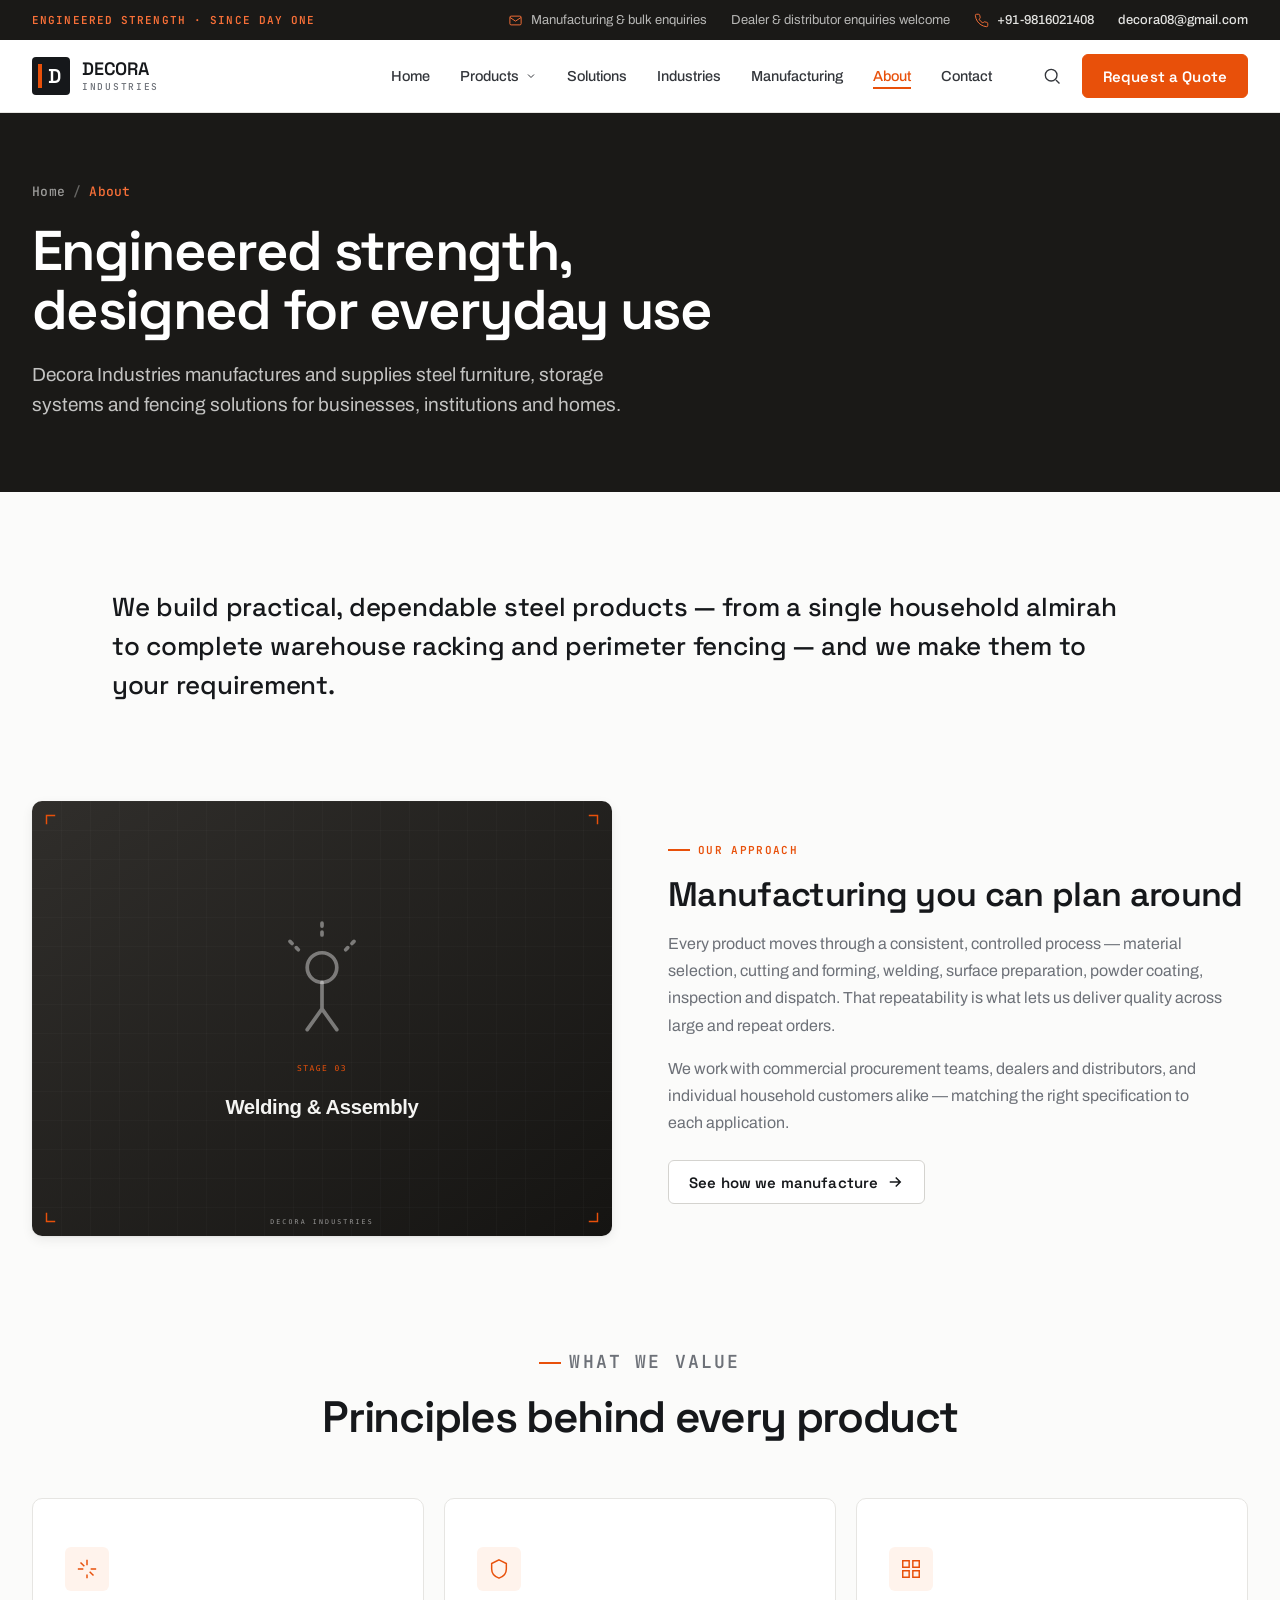
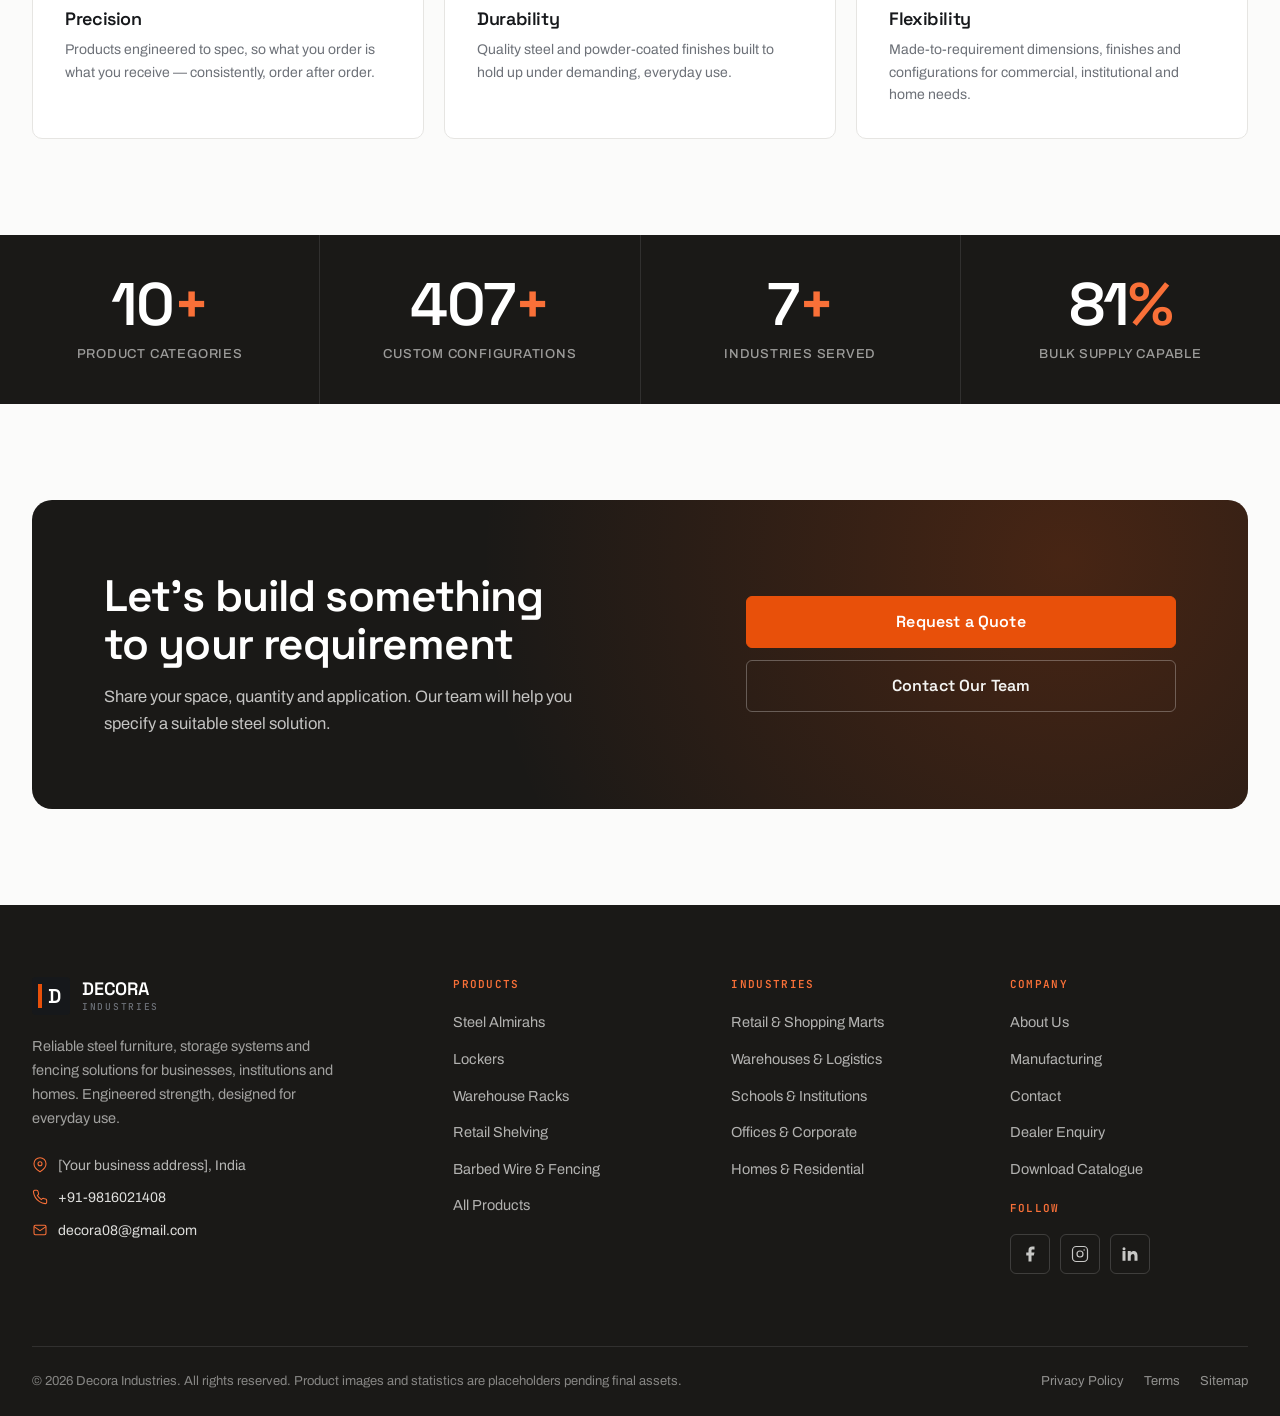
<file: about.html>
<!DOCTYPE html>
<html lang="en" class="no-js">
<head>
<meta charset="UTF-8">
<meta name="viewport" content="width=device-width, initial-scale=1">
<title>About Us — Decora Industries</title>
<meta name="description" content="Decora Industries manufactures steel furniture, storage systems and fencing solutions for businesses, institutions and homes across India. Learn about our approach.">
<meta name="theme-color" content="#1a1917">
<meta name="robots" content="index, follow">
<link rel="canonical" href="https://www.example.com/about.html">
<meta property="og:type" content="website">
<meta property="og:title" content="About Us — Decora Industries">
<meta property="og:description" content="Decora Industries manufactures steel furniture, storage systems and fencing solutions for businesses, institutions and homes across India. Learn about our approach.">
<meta property="og:image" content="assets/images/brand/og-image.svg">
<meta name="twitter:card" content="summary_large_image">
<meta name="twitter:title" content="About Us — Decora Industries">
<meta name="twitter:description" content="Decora Industries manufactures steel furniture, storage systems and fencing solutions for businesses, institutions and homes across India. Learn about our approach.">
<meta name="twitter:image" content="assets/images/brand/og-image.svg">
<link rel="icon" href="assets/favicon/favicon.svg" type="image/svg+xml">
<link rel="apple-touch-icon" href="assets/favicon/favicon.svg">
<link rel="stylesheet" href="css/style.css">
<link rel="stylesheet" href="css/responsive.css">
<link rel="stylesheet" href="css/animations.css">
<script type="application/ld+json">{"@context":"https://schema.org","@type":"BreadcrumbList","itemListElement":[{"@type":"ListItem","position":1,"name":"Home","item":"https://www.example.com/index.html"},{"@type":"ListItem","position":2,"name":"About","item":"https://www.example.com/about.html"}]}</script>
</head>
<body>
<a class="skip-link" href="#main">Skip to content</a>
<div class="utilbar">
  <div class="container utilbar__inner">
    <span class="utilbar__tag">Engineered Strength · Since day one</span>
    <ul class="utilbar__list">
      <li class="utilbar__item utilbar__hide-sm"><svg viewBox="0 0 24 24" fill="none" stroke="currentColor" stroke-width="1.5" aria-hidden="true"><path d="M3 7l9 6 9-6"/><rect x="3" y="5" width="18" height="14" rx="2"/></svg> Manufacturing &amp; bulk enquiries</li>
      <li class="utilbar__item utilbar__hide-sm">Dealer &amp; distributor enquiries welcome</li>
      <!-- Replace with actual company phone number -->
      <li class="utilbar__item"><svg viewBox="0 0 24 24" fill="none" stroke="currentColor" stroke-width="1.5" aria-hidden="true"><path d="M22 16.9v3a2 2 0 0 1-2.2 2 19.8 19.8 0 0 1-8.6-3 19.5 19.5 0 0 1-6-6 19.8 19.8 0 0 1-3-8.6A2 2 0 0 1 4.1 2h3a2 2 0 0 1 2 1.7c.1 1 .4 1.9.7 2.8a2 2 0 0 1-.5 2.1L8.1 9.9a16 16 0 0 0 6 6l1.3-1.3a2 2 0 0 1 2.1-.4c.9.3 1.8.6 2.8.7a2 2 0 0 1 1.7 2z"/></svg> <a href="tel:+919999999999" data-contact-link="phone" data-contact-text="phone">+91 99999 99999</a></li>
      <!-- Replace with actual company email address -->
      <li class="utilbar__item utilbar__hide-sm"><a href="mailto:sales@example.com" data-contact-link="email" data-contact-text="email">sales@example.com</a></li>
    </ul>
  </div>
</div>

<header class="header">
  <div class="container header__inner">
    <a class="brand" href="index.html" aria-label="Decora Industries — home">
      <!-- Temporary text-based logo. Replace .brand__mark markup with your own logo/SVG. -->
      <span class="brand__mark"><span>D</span></span>
      <span class="brand__text"><span class="brand__name">DECORA</span><span class="brand__tag">Industries</span></span>
    </a>

    <nav class="nav" aria-label="Primary">
      <div class="nav__item"><a class="nav__link" href="index.html">Home</a></div>
      <div class="nav__item nav__item--has-mega">
        <button class="nav__link" type="button" aria-expanded="false" aria-haspopup="true">Products
          <svg class="nav__caret" viewBox="0 0 24 24" fill="none" stroke="currentColor" stroke-width="2" aria-hidden="true"><path d="M6 9l6 6 6-6"/></svg>
        </button>
        <div class="mega" role="menu" aria-label="Products">
          <div class="mega__grid">
            <div class="mega__col">
              <h3>Steel Furniture</h3>
              <a class="mega__link" role="menuitem" href="products.html?category=Steel%20Almirahs">Steel Almirahs</a>
              <a class="mega__link" role="menuitem" href="products.html?category=Steel%20Lockers">Lockers</a>
              <a class="mega__link" role="menuitem" href="products.html?category=Steel%20Book%20Shelves">Book Shelves</a>
              <a class="mega__link" role="menuitem" href="products.html?category=Office%20Storage%20Solutions">Office Storage</a>
              <a class="mega__link" role="menuitem" href="products.html?category=Institutional%20Lockers">Institutional Furniture</a>
            </div>
            <div class="mega__col">
              <h3>Commercial Storage</h3>
              <a class="mega__link" role="menuitem" href="products.html?category=Shopping%20Mart%20Shelving">Shopping Mart Shelves</a>
              <a class="mega__link" role="menuitem" href="products.html?category=Warehouse%20Storage%20Racks">Warehouse Racks</a>
              <a class="mega__link" role="menuitem" href="products.html?category=Steel%20Racks">Display Shelving</a>
              <a class="mega__link" role="menuitem" href="products.html?category=Steel%20Storage%20Units">Heavy-Duty Storage</a>
              <a class="mega__link" role="menuitem" href="products.html?category=Custom%20Steel%20Fabrication">Custom Storage Systems</a>
            </div>
            <div class="mega__col">
              <h3>Wire &amp; Fencing</h3>
              <a class="mega__link" role="menuitem" href="products.html?category=Barbed%20Wire">Barbed Wire</a>
              <a class="mega__link" role="menuitem" href="products.html?category=Fencing%20Wire">Fencing Wire</a>
              <a class="mega__link" role="menuitem" href="products.html?category=Fencing%20Wire">Boundary Solutions</a>
              <a class="mega__link" role="menuitem" href="products.html?category=Custom%20Steel%20Fabrication">Custom Dimensions</a>
            </div>
          </div>
          <div class="mega__foot">
            <span>Made-to-requirement dimensions, finishes and bulk supply.</span>
            <a class="btn btn--sm btn--primary" href="products.html">Browse all products</a>
          </div>
        </div>
      </div>
      <div class="nav__item"><a class="nav__link" href="index.html#solutions">Solutions</a></div>
      <div class="nav__item"><a class="nav__link" href="industries.html">Industries</a></div>
      <div class="nav__item"><a class="nav__link" href="index.html#manufacturing">Manufacturing</a></div>
      <div class="nav__item"><a class="nav__link" href="about.html" aria-current="page">About</a></div>
      <div class="nav__item"><a class="nav__link" href="contact.html">Contact</a></div>
    </nav>

    <div class="header__actions">
      <a class="icon-btn" href="products.html" aria-label="Search products">
        <svg viewBox="0 0 24 24" fill="none" stroke="currentColor" stroke-width="1.6" aria-hidden="true"><circle cx="11" cy="11" r="7"/><path d="M21 21l-4.3-4.3"/></svg>
      </a>
      <a class="btn btn--primary btn--quote-desktop" href="contact.html">Request a Quote</a>
      <button class="icon-btn burger" type="button" data-menu-toggle aria-expanded="false" aria-controls="mobile-nav" aria-label="Open menu">
        <svg viewBox="0 0 24 24" fill="none" stroke="currentColor" stroke-width="1.8" aria-hidden="true"><path d="M3 6h18M3 12h18M3 18h18"/></svg>
      </button>
    </div>
  </div>
</header>

<!-- Mobile navigation drawer -->
<div class="mobile-nav" id="mobile-nav" role="dialog" aria-modal="true" aria-label="Menu">
  <div class="mobile-nav__scrim" data-menu-close></div>
  <div class="mobile-nav__panel">
    <div class="mobile-nav__head">
      <span class="brand__name">DECORA</span>
      <button class="icon-btn" type="button" data-menu-close aria-label="Close menu">
        <svg viewBox="0 0 24 24" fill="none" stroke="currentColor" stroke-width="1.8" aria-hidden="true"><path d="M18 6L6 18M6 6l12 12"/></svg>
      </button>
    </div>
    <div class="mobile-nav__body">
      <a class="m-link" href="index.html">Home</a>
      <div class="m-group">
        <button class="m-link" type="button" aria-expanded="false" aria-controls="m-products">Products
          <svg class="nav__caret" viewBox="0 0 24 24" fill="none" stroke="currentColor" stroke-width="2" aria-hidden="true"><path d="M6 9l6 6 6-6"/></svg>
        </button>
        <div class="m-sub" id="m-products">
          <a href="products.html?category=Steel%20Almirahs">Steel Almirahs</a>
          <a href="products.html?category=Steel%20Lockers">Lockers</a>
          <a href="products.html?category=Steel%20Book%20Shelves">Book Shelves</a>
          <a href="products.html?category=Shopping%20Mart%20Shelving">Shopping Mart Shelves</a>
          <a href="products.html?category=Warehouse%20Storage%20Racks">Warehouse Racks</a>
          <a href="products.html?category=Barbed%20Wire">Barbed Wire</a>
          <a href="products.html?category=Fencing%20Wire">Fencing Wire</a>
          <a href="products.html">Browse all products</a>
        </div>
      </div>
      <a class="m-link" href="index.html#solutions">Solutions</a>
      <a class="m-link" href="industries.html">Industries</a>
      <a class="m-link" href="index.html#manufacturing">Manufacturing</a>
      <a class="m-link" href="about.html">About</a>
      <a class="m-link" href="contact.html">Contact</a>
    </div>
    <div class="mobile-nav__cta">
      <a class="btn btn--primary btn--block" href="contact.html">Request a Quote</a>
      <a class="btn btn--secondary btn--block" href="tel:+919999999999" data-contact-link="phone">Call <span data-contact-text="phone">+91 99999 99999</span></a>
    </div>
  </div>
</div>
<!-- ======================= END REUSABLE HEADER ======================= -->
<main id="main">
  <section class="page-hero">
    <div class="container">
      <nav class="breadcrumb" aria-label="Breadcrumb"><a href="index.html">Home</a><span class="sep">/</span><span aria-current="page">About</span></nav>
      <h1>Engineered strength, designed for everyday use</h1>
      <p class="page-hero__lead">Decora Industries manufactures and supplies steel furniture, storage systems and fencing solutions for businesses, institutions and homes.</p>
    </div>
  </section>

  <section class="section">
    <div class="container container--content">
      <p class="about-lead" data-reveal>We build practical, dependable steel products — from a single household almirah to complete warehouse racking and perimeter fencing — and we make them to your requirement.</p>
    </div>
  </section>

  <section class="section section--well" style="padding-top:0;background:var(--canvas)">
    <div class="container">
      <div class="split" data-reveal>
        <div class="split__media"><img src="assets/images/manufacturing/welding-assembly.svg" alt="Welding and assembly in the workshop" loading="lazy" decoding="async" width="800" height="600"></div>
        <div>
          <p class="overline">Our approach</p>
          <h2 style="font-size:clamp(24px,3vw,34px);margin:16px 0">Manufacturing you can plan around</h2>
          <p style="color:var(--text-muted);line-height:1.7;margin-bottom:16px">Every product moves through a consistent, controlled process — material selection, cutting and forming, welding, surface preparation, powder coating, inspection and dispatch. That repeatability is what lets us deliver quality across large and repeat orders.</p>
          <p style="color:var(--text-muted);line-height:1.7">We work with commercial procurement teams, dealers and distributors, and individual household customers alike — matching the right specification to each application.</p>
          <a class="btn btn--secondary" href="index.html#manufacturing" style="margin-top:24px">See how we manufacture <svg viewBox="0 0 24 24" fill="none" stroke="currentColor" stroke-width="2" aria-hidden="true"><path d="M5 12h14M13 6l6 6-6 6"/></svg></a>
        </div>
      </div>
    </div>
  </section>

  <section class="section" style="padding-top:0">
    <div class="container">
      <div class="section-head section-head--center" data-reveal><p class="overline">What we value</p><h2>Principles behind every product</h2></div>
      <div class="about-values" data-reveal-stagger><div class="pillar" style="border:1px solid var(--border-hairline);border-radius:var(--radius-lg)"><span class="pillar__icon"><svg viewBox="0 0 24 24" fill="none" stroke="currentColor" stroke-width="1.6" aria-hidden="true"><path d="M12 2v6M12 22v-4M4.9 4.9l4.2 4.2M14.9 14.9l4.2 4.2M2 12h6M16 12h6"/></svg></span><h3>Precision</h3><p>Products engineered to spec, so what you order is what you receive — consistently, order after order.</p></div><div class="pillar" style="border:1px solid var(--border-hairline);border-radius:var(--radius-lg)"><span class="pillar__icon"><svg viewBox="0 0 24 24" fill="none" stroke="currentColor" stroke-width="1.6" aria-hidden="true"><path d="M12 2l8 4v6c0 5-3.5 8.5-8 10-4.5-1.5-8-5-8-10V6z"/></svg></span><h3>Durability</h3><p>Quality steel and powder-coated finishes built to hold up under demanding, everyday use.</p></div><div class="pillar" style="border:1px solid var(--border-hairline);border-radius:var(--radius-lg)"><span class="pillar__icon"><svg viewBox="0 0 24 24" fill="none" stroke="currentColor" stroke-width="1.6" aria-hidden="true"><path d="M3 3h7v7H3zM14 3h7v7h-7zM14 14h7v7h-7zM3 14h7v7H3z"/></svg></span><h3>Flexibility</h3><p>Made-to-requirement dimensions, finishes and configurations for commercial, institutional and home needs.</p></div></div>
    </div>
  </section>

  <section class="section--inverse" aria-label="Company statistics">
    <div class="stats">
      <div class="stat"><div class="stat__num"><span data-count="12">12</span><span class="suffix">+</span></div><p class="stat__label">Product Categories</p></div>
      <div class="stat"><div class="stat__num"><span data-count="500">500</span><span class="suffix">+</span></div><p class="stat__label">Custom Configurations</p></div>
      <div class="stat"><div class="stat__num"><span data-count="8">8</span><span class="suffix">+</span></div><p class="stat__label">Industries Served</p></div>
      <div class="stat"><div class="stat__num"><span data-count="100">100</span><span class="suffix">%</span></div><p class="stat__label">Bulk Supply Capable</p></div>
    </div>
  </section>

  <section class="section">
    <div class="container">
      <div class="final-cta" data-reveal><div class="final-cta__inner">
        <div><h2>Let's build something to your requirement</h2><p>Share your space, quantity and application. Our team will help you specify a suitable steel solution.</p></div>
        <div class="final-cta__actions"><a class="btn btn--primary btn--lg" href="contact.html">Request a Quote</a><a class="btn btn--inverse btn--lg" href="contact.html">Contact Our Team</a></div>
      </div></div>
    </div>
  </section>
</main>
<footer class="footer">
  <div class="container">
    <div class="footer__top">
      <div class="footer__brand">
        <a class="brand" href="index.html" aria-label="Decora Industries — home">
          <span class="brand__mark"><span>D</span></span>
          <span class="brand__text"><span class="brand__name">DECORA</span><span class="brand__tag">Industries</span></span>
        </a>
        <p class="footer__intro">Reliable steel furniture, storage systems and fencing solutions for businesses, institutions and homes. Engineered strength, designed for everyday use.</p>
        <ul class="footer__contact">
          <!-- Replace with actual company address -->
          <li><svg viewBox="0 0 24 24" fill="none" stroke="currentColor" stroke-width="1.6" aria-hidden="true"><path d="M21 10c0 7-9 12-9 12s-9-5-9-12a9 9 0 0 1 18 0z"/><circle cx="12" cy="10" r="3"/></svg> <span>[Your business address], India</span></li>
          <!-- Replace with actual company phone number -->
          <li><svg viewBox="0 0 24 24" fill="none" stroke="currentColor" stroke-width="1.6" aria-hidden="true"><path d="M22 16.9v3a2 2 0 0 1-2.2 2 19.8 19.8 0 0 1-8.6-3 19.5 19.5 0 0 1-6-6 19.8 19.8 0 0 1-3-8.6A2 2 0 0 1 4.1 2h3a2 2 0 0 1 2 1.7c.1 1 .4 1.9.7 2.8a2 2 0 0 1-.5 2.1L8.1 9.9a16 16 0 0 0 6 6l1.3-1.3a2 2 0 0 1 2.1-.4c.9.3 1.8.6 2.8.7a2 2 0 0 1 1.7 2z"/></svg> <a href="tel:+919999999999" data-contact-link="phone" data-contact-text="phone">+91 99999 99999</a></li>
          <!-- Replace with actual company email address -->
          <li><svg viewBox="0 0 24 24" fill="none" stroke="currentColor" stroke-width="1.6" aria-hidden="true"><rect x="3" y="5" width="18" height="14" rx="2"/><path d="M3 7l9 6 9-6"/></svg> <a href="mailto:sales@example.com" data-contact-link="email" data-contact-text="email">sales@example.com</a></li>
        </ul>
      </div>
      <div class="footer__col">
        <h3>Products</h3>
        <ul>
          <li><a href="products.html?category=Steel%20Almirahs">Steel Almirahs</a></li>
          <li><a href="products.html?category=Steel%20Lockers">Lockers</a></li>
          <li><a href="products.html?category=Warehouse%20Storage%20Racks">Warehouse Racks</a></li>
          <li><a href="products.html?category=Shopping%20Mart%20Shelving">Retail Shelving</a></li>
          <li><a href="products.html?category=Barbed%20Wire">Barbed Wire &amp; Fencing</a></li>
          <li><a href="products.html">All Products</a></li>
        </ul>
      </div>
      <div class="footer__col">
        <h3>Industries</h3>
        <ul>
          <li><a href="industries.html">Retail &amp; Shopping Marts</a></li>
          <li><a href="industries.html">Warehouses &amp; Logistics</a></li>
          <li><a href="industries.html">Schools &amp; Institutions</a></li>
          <li><a href="industries.html">Offices &amp; Corporate</a></li>
          <li><a href="industries.html">Homes &amp; Residential</a></li>
        </ul>
      </div>
      <div class="footer__col">
        <h3>Company</h3>
        <ul>
          <li><a href="about.html">About Us</a></li>
          <li><a href="index.html#manufacturing">Manufacturing</a></li>
          <li><a href="contact.html">Contact</a></li>
          <li><a href="contact.html?type=Dealer%20%2F%20Distributor">Dealer Enquiry</a></li>
          <li><a href="assets/documents/decora-industries-catalogue.pdf">Download Catalogue</a></li>
        </ul>
        <div class="footer__cta">
          <h3>Follow</h3>
          <div class="footer__social">
            <!-- Replace href="#" with your social profile URLs -->
            <a href="#" aria-label="Facebook"><svg viewBox="0 0 24 24" fill="currentColor" aria-hidden="true"><path d="M18 2h-3a5 5 0 0 0-5 5v3H7v4h3v8h4v-8h3l1-4h-4V7a1 1 0 0 1 1-1h3z"/></svg></a>
            <a href="#" aria-label="Instagram"><svg viewBox="0 0 24 24" fill="none" stroke="currentColor" stroke-width="1.6" aria-hidden="true"><rect x="2" y="2" width="20" height="20" rx="5"/><circle cx="12" cy="12" r="4"/><circle cx="17.5" cy="6.5" r="1" fill="currentColor" stroke="none"/></svg></a>
            <a href="#" aria-label="LinkedIn"><svg viewBox="0 0 24 24" fill="currentColor" aria-hidden="true"><path d="M4 3a2 2 0 1 0 0 4 2 2 0 0 0 0-4zM2 8h4v13H2zM9 8h4v2a4 4 0 0 1 4-2c3 0 5 2 5 6v7h-4v-6c0-2-1-3-2-3s-3 1-3 3v6H9z"/></svg></a>
          </div>
        </div>
      </div>
    </div>
    <div class="footer__bottom">
      <p>&copy; <span data-year>2026</span> Decora Industries. All rights reserved. Product images and statistics are placeholders pending final assets.</p>
      <nav class="footer__legal" aria-label="Legal">
        <a href="#">Privacy Policy</a>
        <a href="#">Terms</a>
        <a href="#">Sitemap</a>
      </nav>
    </div>
  </div>
</footer>

<!-- Sticky mobile quote CTA -->
<div class="mobile-quote-bar">
  <a class="btn btn--secondary" href="tel:+919999999999" data-contact-link="phone" style="flex:none" aria-label="Call us">
    <svg viewBox="0 0 24 24" fill="none" stroke="currentColor" stroke-width="1.6" aria-hidden="true"><path d="M22 16.9v3a2 2 0 0 1-2.2 2 19.8 19.8 0 0 1-8.6-3 19.5 19.5 0 0 1-6-6 19.8 19.8 0 0 1-3-8.6A2 2 0 0 1 4.1 2h3a2 2 0 0 1 2 1.7c.1 1 .4 1.9.7 2.8a2 2 0 0 1-.5 2.1L8.1 9.9a16 16 0 0 0 6 6l1.3-1.3a2 2 0 0 1 2.1-.4c.9.3 1.8.6 2.8.7a2 2 0 0 1 1.7 2z"/></svg>
  </a>
  <a class="btn btn--primary" href="contact.html" style="flex:1">Request a Quote</a>
</div>
<script src="data/products-data.js" defer></script>
<script src="js/site-config.js" defer></script>
<script src="js/script.js" defer></script>
</body>
</html>
</file>
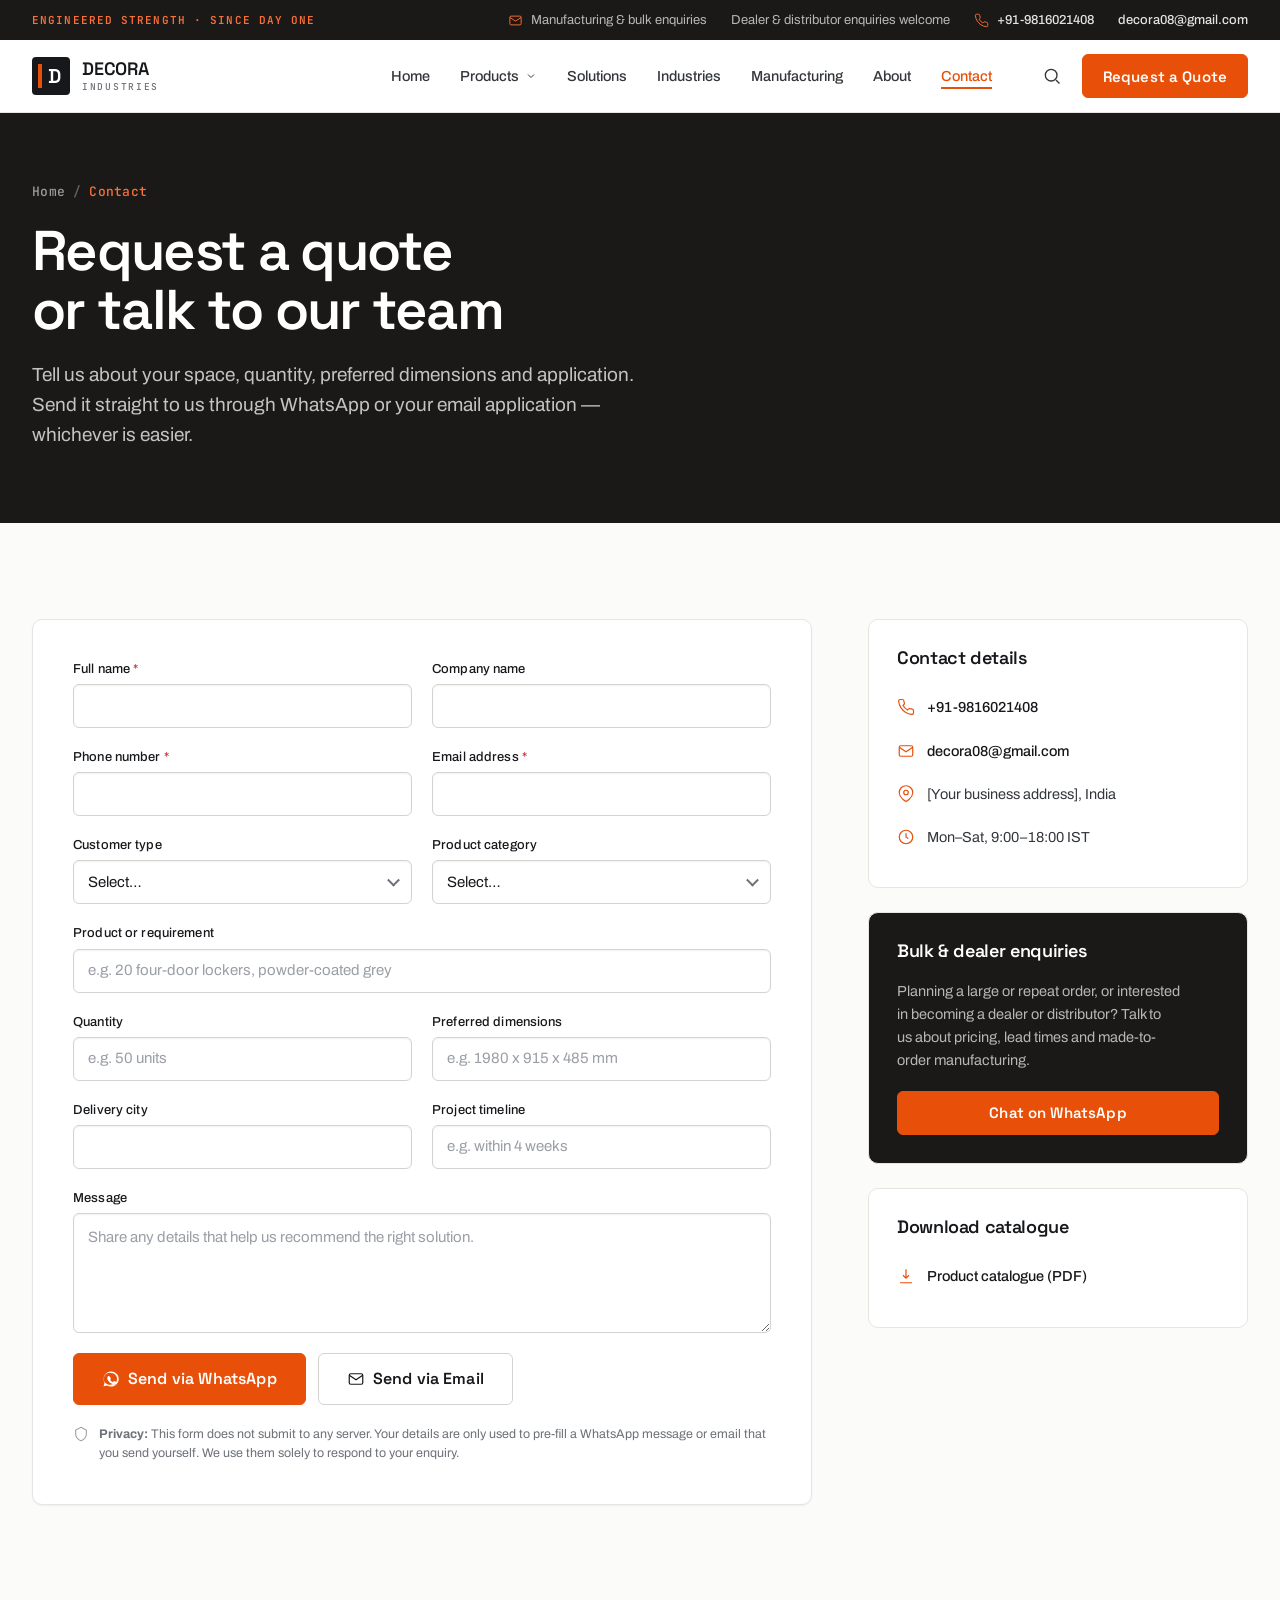
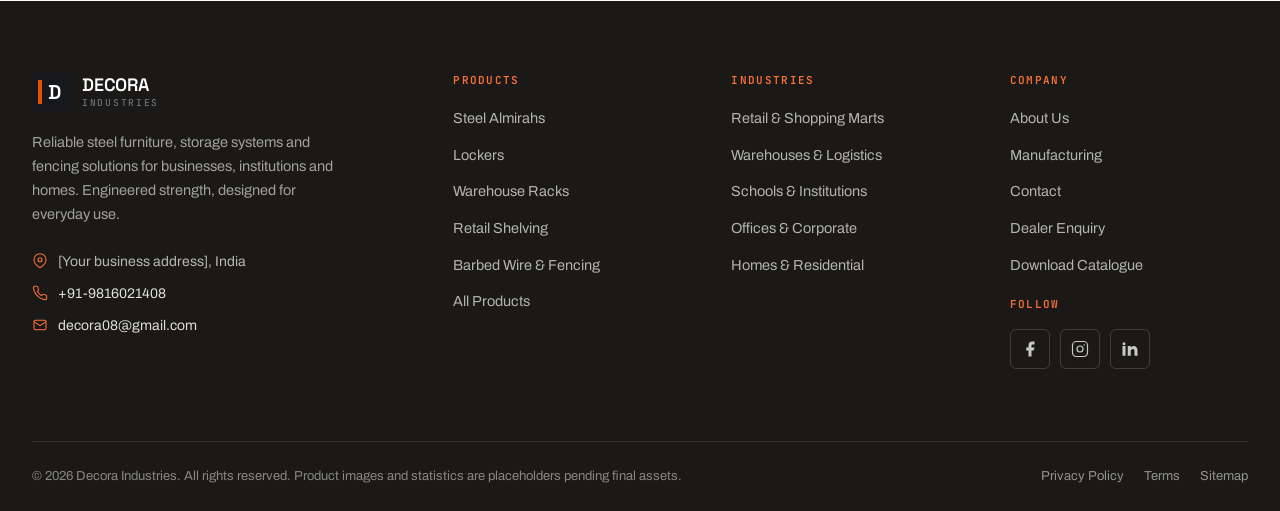
<file: contact.html>
<!DOCTYPE html>
<html lang="en" class="no-js">
<head>
<meta charset="UTF-8">
<meta name="viewport" content="width=device-width, initial-scale=1">
<title>Request a Quote — Decora Industries</title>
<meta name="description" content="Request a quotation for steel furniture, storage systems, lockers, racks, shelving or fencing. Send your enquiry directly via WhatsApp or email — no account needed.">
<meta name="theme-color" content="#1a1917">
<meta name="robots" content="index, follow">
<link rel="canonical" href="https://www.example.com/contact.html">
<meta property="og:type" content="website">
<meta property="og:title" content="Request a Quote — Decora Industries">
<meta property="og:description" content="Request a quotation for steel furniture, storage systems, lockers, racks, shelving or fencing. Send your enquiry directly via WhatsApp or email — no account needed.">
<meta property="og:image" content="assets/images/brand/og-image.svg">
<meta name="twitter:card" content="summary_large_image">
<meta name="twitter:title" content="Request a Quote — Decora Industries">
<meta name="twitter:description" content="Request a quotation for steel furniture, storage systems, lockers, racks, shelving or fencing. Send your enquiry directly via WhatsApp or email — no account needed.">
<meta name="twitter:image" content="assets/images/brand/og-image.svg">
<link rel="icon" href="assets/favicon/favicon.svg" type="image/svg+xml">
<link rel="apple-touch-icon" href="assets/favicon/favicon.svg">
<link rel="stylesheet" href="css/style.css">
<link rel="stylesheet" href="css/responsive.css">
<link rel="stylesheet" href="css/animations.css">
<script type="application/ld+json">{"@context":"https://schema.org","@type":"BreadcrumbList","itemListElement":[{"@type":"ListItem","position":1,"name":"Home","item":"https://www.example.com/index.html"},{"@type":"ListItem","position":2,"name":"Contact","item":"https://www.example.com/contact.html"}]}</script>
</head>
<body>
<a class="skip-link" href="#main">Skip to content</a>
<div class="utilbar">
  <div class="container utilbar__inner">
    <span class="utilbar__tag">Engineered Strength · Since day one</span>
    <ul class="utilbar__list">
      <li class="utilbar__item utilbar__hide-sm"><svg viewBox="0 0 24 24" fill="none" stroke="currentColor" stroke-width="1.5" aria-hidden="true"><path d="M3 7l9 6 9-6"/><rect x="3" y="5" width="18" height="14" rx="2"/></svg> Manufacturing &amp; bulk enquiries</li>
      <li class="utilbar__item utilbar__hide-sm">Dealer &amp; distributor enquiries welcome</li>
      <!-- Replace with actual company phone number -->
      <li class="utilbar__item"><svg viewBox="0 0 24 24" fill="none" stroke="currentColor" stroke-width="1.5" aria-hidden="true"><path d="M22 16.9v3a2 2 0 0 1-2.2 2 19.8 19.8 0 0 1-8.6-3 19.5 19.5 0 0 1-6-6 19.8 19.8 0 0 1-3-8.6A2 2 0 0 1 4.1 2h3a2 2 0 0 1 2 1.7c.1 1 .4 1.9.7 2.8a2 2 0 0 1-.5 2.1L8.1 9.9a16 16 0 0 0 6 6l1.3-1.3a2 2 0 0 1 2.1-.4c.9.3 1.8.6 2.8.7a2 2 0 0 1 1.7 2z"/></svg> <a href="tel:+919999999999" data-contact-link="phone" data-contact-text="phone">+91 99999 99999</a></li>
      <!-- Replace with actual company email address -->
      <li class="utilbar__item utilbar__hide-sm"><a href="mailto:sales@example.com" data-contact-link="email" data-contact-text="email">sales@example.com</a></li>
    </ul>
  </div>
</div>

<header class="header">
  <div class="container header__inner">
    <a class="brand" href="index.html" aria-label="Decora Industries — home">
      <!-- Temporary text-based logo. Replace .brand__mark markup with your own logo/SVG. -->
      <span class="brand__mark"><span>D</span></span>
      <span class="brand__text"><span class="brand__name">DECORA</span><span class="brand__tag">Industries</span></span>
    </a>

    <nav class="nav" aria-label="Primary">
      <div class="nav__item"><a class="nav__link" href="index.html">Home</a></div>
      <div class="nav__item nav__item--has-mega">
        <button class="nav__link" type="button" aria-expanded="false" aria-haspopup="true">Products
          <svg class="nav__caret" viewBox="0 0 24 24" fill="none" stroke="currentColor" stroke-width="2" aria-hidden="true"><path d="M6 9l6 6 6-6"/></svg>
        </button>
        <div class="mega" role="menu" aria-label="Products">
          <div class="mega__grid">
            <div class="mega__col">
              <h3>Steel Furniture</h3>
              <a class="mega__link" role="menuitem" href="products.html?category=Steel%20Almirahs">Steel Almirahs</a>
              <a class="mega__link" role="menuitem" href="products.html?category=Steel%20Lockers">Lockers</a>
              <a class="mega__link" role="menuitem" href="products.html?category=Steel%20Book%20Shelves">Book Shelves</a>
              <a class="mega__link" role="menuitem" href="products.html?category=Office%20Storage%20Solutions">Office Storage</a>
              <a class="mega__link" role="menuitem" href="products.html?category=Institutional%20Lockers">Institutional Furniture</a>
            </div>
            <div class="mega__col">
              <h3>Commercial Storage</h3>
              <a class="mega__link" role="menuitem" href="products.html?category=Shopping%20Mart%20Shelving">Shopping Mart Shelves</a>
              <a class="mega__link" role="menuitem" href="products.html?category=Warehouse%20Storage%20Racks">Warehouse Racks</a>
              <a class="mega__link" role="menuitem" href="products.html?category=Steel%20Racks">Display Shelving</a>
              <a class="mega__link" role="menuitem" href="products.html?category=Steel%20Storage%20Units">Heavy-Duty Storage</a>
              <a class="mega__link" role="menuitem" href="products.html?category=Custom%20Steel%20Fabrication">Custom Storage Systems</a>
            </div>
            <div class="mega__col">
              <h3>Wire &amp; Fencing</h3>
              <a class="mega__link" role="menuitem" href="products.html?category=Barbed%20Wire">Barbed Wire</a>
              <a class="mega__link" role="menuitem" href="products.html?category=Fencing%20Wire">Fencing Wire</a>
              <a class="mega__link" role="menuitem" href="products.html?category=Fencing%20Wire">Boundary Solutions</a>
              <a class="mega__link" role="menuitem" href="products.html?category=Custom%20Steel%20Fabrication">Custom Dimensions</a>
            </div>
          </div>
          <div class="mega__foot">
            <span>Made-to-requirement dimensions, finishes and bulk supply.</span>
            <a class="btn btn--sm btn--primary" href="products.html">Browse all products</a>
          </div>
        </div>
      </div>
      <div class="nav__item"><a class="nav__link" href="index.html#solutions">Solutions</a></div>
      <div class="nav__item"><a class="nav__link" href="industries.html">Industries</a></div>
      <div class="nav__item"><a class="nav__link" href="index.html#manufacturing">Manufacturing</a></div>
      <div class="nav__item"><a class="nav__link" href="about.html">About</a></div>
      <div class="nav__item"><a class="nav__link" href="contact.html" aria-current="page">Contact</a></div>
    </nav>

    <div class="header__actions">
      <a class="icon-btn" href="products.html" aria-label="Search products">
        <svg viewBox="0 0 24 24" fill="none" stroke="currentColor" stroke-width="1.6" aria-hidden="true"><circle cx="11" cy="11" r="7"/><path d="M21 21l-4.3-4.3"/></svg>
      </a>
      <a class="btn btn--primary btn--quote-desktop" href="contact.html">Request a Quote</a>
      <button class="icon-btn burger" type="button" data-menu-toggle aria-expanded="false" aria-controls="mobile-nav" aria-label="Open menu">
        <svg viewBox="0 0 24 24" fill="none" stroke="currentColor" stroke-width="1.8" aria-hidden="true"><path d="M3 6h18M3 12h18M3 18h18"/></svg>
      </button>
    </div>
  </div>
</header>

<!-- Mobile navigation drawer -->
<div class="mobile-nav" id="mobile-nav" role="dialog" aria-modal="true" aria-label="Menu">
  <div class="mobile-nav__scrim" data-menu-close></div>
  <div class="mobile-nav__panel">
    <div class="mobile-nav__head">
      <span class="brand__name">DECORA</span>
      <button class="icon-btn" type="button" data-menu-close aria-label="Close menu">
        <svg viewBox="0 0 24 24" fill="none" stroke="currentColor" stroke-width="1.8" aria-hidden="true"><path d="M18 6L6 18M6 6l12 12"/></svg>
      </button>
    </div>
    <div class="mobile-nav__body">
      <a class="m-link" href="index.html">Home</a>
      <div class="m-group">
        <button class="m-link" type="button" aria-expanded="false" aria-controls="m-products">Products
          <svg class="nav__caret" viewBox="0 0 24 24" fill="none" stroke="currentColor" stroke-width="2" aria-hidden="true"><path d="M6 9l6 6 6-6"/></svg>
        </button>
        <div class="m-sub" id="m-products">
          <a href="products.html?category=Steel%20Almirahs">Steel Almirahs</a>
          <a href="products.html?category=Steel%20Lockers">Lockers</a>
          <a href="products.html?category=Steel%20Book%20Shelves">Book Shelves</a>
          <a href="products.html?category=Shopping%20Mart%20Shelving">Shopping Mart Shelves</a>
          <a href="products.html?category=Warehouse%20Storage%20Racks">Warehouse Racks</a>
          <a href="products.html?category=Barbed%20Wire">Barbed Wire</a>
          <a href="products.html?category=Fencing%20Wire">Fencing Wire</a>
          <a href="products.html">Browse all products</a>
        </div>
      </div>
      <a class="m-link" href="index.html#solutions">Solutions</a>
      <a class="m-link" href="industries.html">Industries</a>
      <a class="m-link" href="index.html#manufacturing">Manufacturing</a>
      <a class="m-link" href="about.html">About</a>
      <a class="m-link" href="contact.html">Contact</a>
    </div>
    <div class="mobile-nav__cta">
      <a class="btn btn--primary btn--block" href="contact.html">Request a Quote</a>
      <a class="btn btn--secondary btn--block" href="tel:+919999999999" data-contact-link="phone">Call <span data-contact-text="phone">+91 99999 99999</span></a>
    </div>
  </div>
</div>
<!-- ======================= END REUSABLE HEADER ======================= -->
<main id="main">
  <section class="page-hero">
    <div class="container">
      <nav class="breadcrumb" aria-label="Breadcrumb"><a href="index.html">Home</a><span class="sep">/</span><span aria-current="page">Contact</span></nav>
      <h1>Request a quote or talk to our team</h1>
      <p class="page-hero__lead">Tell us about your space, quantity, preferred dimensions and application. Send it straight to us through WhatsApp or your email application — whichever is easier.</p>
    </div>
  </section>

  <section class="section">
    <div class="container">
      <div class="contact-grid">
        <div>
          <div class="form-card">
            <form data-enquiry-form novalidate aria-label="Quote enquiry form">
              <div class="form-row">
                <div class="field"><label class="field__label" for="f-name">Full name <span class="req">*</span></label><input class="input" id="f-name" name="name" type="text" autocomplete="name" required aria-describedby="e-name"><span class="field__error" id="e-name"></span></div>
                <div class="field"><label class="field__label" for="f-company">Company name</label><input class="input" id="f-company" name="company" type="text" autocomplete="organization"></div>
              </div>
              <div class="form-row">
                <div class="field"><label class="field__label" for="f-phone">Phone number <span class="req">*</span></label><input class="input" id="f-phone" name="phone" type="tel" autocomplete="tel" required aria-describedby="e-phone"><span class="field__error" id="e-phone"></span></div>
                <div class="field"><label class="field__label" for="f-email">Email address <span class="req">*</span></label><input class="input" id="f-email" name="email" type="email" autocomplete="email" required aria-describedby="e-email"><span class="field__error" id="e-email"></span></div>
              </div>
              <div class="form-row">
                <div class="field"><label class="field__label" for="f-type">Customer type</label><div class="select-wrap"><select class="select" id="f-type" name="type"><option value="">Select…</option><option value="Business">Business</option><option value="Household">Household</option><option value="Dealer / Distributor">Dealer / Distributor</option><option value="Institution">Institution</option><option value="Contractor">Contractor</option></select></div></div>
                <div class="field"><label class="field__label" for="f-category">Product category</label><div class="select-wrap"><select class="select" id="f-category" name="category"><option value="">Select…</option><option value="Steel Almirahs">Steel Almirahs</option><option value="Steel Racks">Steel Racks</option><option value="Steel Lockers">Steel Lockers</option><option value="Steel Storage Units">Steel Storage Units</option><option value="Steel Book Shelves">Steel Book Shelves</option><option value="Shopping Mart Shelving">Shopping Mart Shelving</option><option value="Warehouse Storage Racks">Warehouse Storage Racks</option><option value="Office Storage Solutions">Office Storage Solutions</option><option value="Institutional Lockers">Institutional Lockers</option><option value="Barbed Wire">Barbed Wire</option><option value="Fencing Wire">Fencing Wire</option><option value="Custom Steel Fabrication">Custom Steel Fabrication</option></select></div></div>
              </div>
              <div class="field"><label class="field__label" for="f-req">Product or requirement</label><input class="input" id="f-req" name="requirement" type="text" placeholder="e.g. 20 four-door lockers, powder-coated grey"></div>
              <div class="form-row">
                <div class="field"><label class="field__label" for="f-qty">Quantity</label><input class="input" id="f-qty" name="quantity" type="text" placeholder="e.g. 50 units"></div>
                <div class="field"><label class="field__label" for="f-dim">Preferred dimensions</label><input class="input" id="f-dim" name="dimensions" type="text" placeholder="e.g. 1980 x 915 x 485 mm"></div>
              </div>
              <div class="form-row">
                <div class="field"><label class="field__label" for="f-city">Delivery city</label><input class="input" id="f-city" name="city" type="text" autocomplete="address-level2"></div>
                <div class="field"><label class="field__label" for="f-timeline">Project timeline</label><input class="input" id="f-timeline" name="timeline" type="text" placeholder="e.g. within 4 weeks"></div>
              </div>
              <div class="field"><label class="field__label" for="f-msg">Message</label><textarea class="textarea" id="f-msg" name="message" placeholder="Share any details that help us recommend the right solution."></textarea></div>

              <div class="form-actions">
                <button class="btn btn--primary btn--lg" type="button" data-send-whatsapp>
                  <svg viewBox="0 0 24 24" fill="currentColor" aria-hidden="true"><path d="M12 2a10 10 0 0 0-8.6 15l-1.3 4.8 4.9-1.3A10 10 0 1 0 12 2zm0 2a8 8 0 0 1 6.8 12.2c-.2.4-.1.2-1 3.3l-3.2-.9a8 8 0 1 1-2.6-14.6zm-3 4c-.3 0-.7.1-1 .5-.4.4-1 1-1 2.4s1 2.8 1.2 3c.2.3 2 3.2 5 4.4 2.5 1 3 .8 3.6.8.6-.1 1.8-.8 2-1.5.3-.7.3-1.3.2-1.5-.1-.1-.3-.2-.7-.4l-2-.9c-.3-.1-.5-.2-.7.2l-.7 1c-.2.2-.3.3-.6.1a6.6 6.6 0 0 1-3.3-2.9c-.2-.4 0-.5.2-.7l.5-.6c.1-.2.1-.4 0-.6l-.9-2.1c-.2-.5-.4-.5-.7-.5z"/></svg>
                  Send via WhatsApp
                </button>
                <button class="btn btn--secondary btn--lg" type="button" data-send-email>
                  <svg viewBox="0 0 24 24" fill="none" stroke="currentColor" stroke-width="1.6" aria-hidden="true"><rect x="3" y="5" width="18" height="14" rx="2"/><path d="M3 7l9 6 9-6"/></svg>
                  Send via Email
                </button>
              </div>
              <div class="privacy-note">
                <svg viewBox="0 0 24 24" fill="none" stroke="currentColor" stroke-width="1.6" aria-hidden="true"><path d="M12 2l8 4v6c0 5-3.5 8.5-8 10-4.5-1.5-8-5-8-10V6z"/></svg>
                <span><b>Privacy:</b> This form does not submit to any server. Your details are only used to pre-fill a WhatsApp message or email that you send yourself. We use them solely to respond to your enquiry.</span>
              </div>
            </form>
            <div class="form-status" aria-live="polite"></div>
          </div>
        </div>

        <aside class="contact-side">
          <div class="info-card">
            <h3>Contact details</h3>
            <ul class="info-list">
              <!-- Replace with actual company phone number -->
              <li><svg viewBox="0 0 24 24" fill="none" stroke="currentColor" stroke-width="1.6" aria-hidden="true"><path d="M22 16.9v3a2 2 0 0 1-2.2 2 19.8 19.8 0 0 1-8.6-3 19.5 19.5 0 0 1-6-6 19.8 19.8 0 0 1-3-8.6A2 2 0 0 1 4.1 2h3a2 2 0 0 1 2 1.7c.1 1 .4 1.9.7 2.8a2 2 0 0 1-.5 2.1L8.1 9.9a16 16 0 0 0 6 6l1.3-1.3a2 2 0 0 1 2.1-.4c.9.3 1.8.6 2.8.7a2 2 0 0 1 1.7 2z"/></svg> <a href="tel:+919999999999" data-contact-link="phone" data-contact-text="phone">+91 99999 99999</a></li>
              <!-- Replace with actual company email address -->
              <li><svg viewBox="0 0 24 24" fill="none" stroke="currentColor" stroke-width="1.6" aria-hidden="true"><rect x="3" y="5" width="18" height="14" rx="2"/><path d="M3 7l9 6 9-6"/></svg> <a href="mailto:sales@example.com" data-contact-link="email" data-contact-text="email">sales@example.com</a></li>
              <!-- Replace with actual company address -->
              <li><svg viewBox="0 0 24 24" fill="none" stroke="currentColor" stroke-width="1.6" aria-hidden="true"><path d="M21 10c0 7-9 12-9 12s-9-5-9-12a9 9 0 0 1 18 0z"/><circle cx="12" cy="10" r="3"/></svg> <span>[Your business address], India</span></li>
              <li><svg viewBox="0 0 24 24" fill="none" stroke="currentColor" stroke-width="1.6" aria-hidden="true"><circle cx="12" cy="12" r="9"/><path d="M12 7v5l3 2"/></svg> <span>Mon–Sat, 9:00–18:00 IST</span></li>
            </ul>
          </div>
          <div class="info-card info-card--dark">
            <h3>Bulk &amp; dealer enquiries</h3>
            <p>Planning a large or repeat order, or interested in becoming a dealer or distributor? Talk to us about pricing, lead times and made-to-order manufacturing.</p>
            <a class="btn btn--primary btn--block" href="https://wa.me/919999999999" data-contact-link="whatsapp" target="_blank" rel="noopener">Chat on WhatsApp</a>
          </div>
          <div class="info-card">
            <h3>Download catalogue</h3>
            <ul class="info-list"><li><svg viewBox="0 0 24 24" fill="none" stroke="currentColor" stroke-width="1.6" aria-hidden="true"><path d="M12 3v12M8 11l4 4 4-4M4 21h16"/></svg> <a href="assets/documents/decora-industries-catalogue.pdf">Product catalogue (PDF)</a></li></ul>
          </div>
        </aside>
      </div>
    </div>
  </section>
</main>
<footer class="footer">
  <div class="container">
    <div class="footer__top">
      <div class="footer__brand">
        <a class="brand" href="index.html" aria-label="Decora Industries — home">
          <span class="brand__mark"><span>D</span></span>
          <span class="brand__text"><span class="brand__name">DECORA</span><span class="brand__tag">Industries</span></span>
        </a>
        <p class="footer__intro">Reliable steel furniture, storage systems and fencing solutions for businesses, institutions and homes. Engineered strength, designed for everyday use.</p>
        <ul class="footer__contact">
          <!-- Replace with actual company address -->
          <li><svg viewBox="0 0 24 24" fill="none" stroke="currentColor" stroke-width="1.6" aria-hidden="true"><path d="M21 10c0 7-9 12-9 12s-9-5-9-12a9 9 0 0 1 18 0z"/><circle cx="12" cy="10" r="3"/></svg> <span>[Your business address], India</span></li>
          <!-- Replace with actual company phone number -->
          <li><svg viewBox="0 0 24 24" fill="none" stroke="currentColor" stroke-width="1.6" aria-hidden="true"><path d="M22 16.9v3a2 2 0 0 1-2.2 2 19.8 19.8 0 0 1-8.6-3 19.5 19.5 0 0 1-6-6 19.8 19.8 0 0 1-3-8.6A2 2 0 0 1 4.1 2h3a2 2 0 0 1 2 1.7c.1 1 .4 1.9.7 2.8a2 2 0 0 1-.5 2.1L8.1 9.9a16 16 0 0 0 6 6l1.3-1.3a2 2 0 0 1 2.1-.4c.9.3 1.8.6 2.8.7a2 2 0 0 1 1.7 2z"/></svg> <a href="tel:+919999999999" data-contact-link="phone" data-contact-text="phone">+91 99999 99999</a></li>
          <!-- Replace with actual company email address -->
          <li><svg viewBox="0 0 24 24" fill="none" stroke="currentColor" stroke-width="1.6" aria-hidden="true"><rect x="3" y="5" width="18" height="14" rx="2"/><path d="M3 7l9 6 9-6"/></svg> <a href="mailto:sales@example.com" data-contact-link="email" data-contact-text="email">sales@example.com</a></li>
        </ul>
      </div>
      <div class="footer__col">
        <h3>Products</h3>
        <ul>
          <li><a href="products.html?category=Steel%20Almirahs">Steel Almirahs</a></li>
          <li><a href="products.html?category=Steel%20Lockers">Lockers</a></li>
          <li><a href="products.html?category=Warehouse%20Storage%20Racks">Warehouse Racks</a></li>
          <li><a href="products.html?category=Shopping%20Mart%20Shelving">Retail Shelving</a></li>
          <li><a href="products.html?category=Barbed%20Wire">Barbed Wire &amp; Fencing</a></li>
          <li><a href="products.html">All Products</a></li>
        </ul>
      </div>
      <div class="footer__col">
        <h3>Industries</h3>
        <ul>
          <li><a href="industries.html">Retail &amp; Shopping Marts</a></li>
          <li><a href="industries.html">Warehouses &amp; Logistics</a></li>
          <li><a href="industries.html">Schools &amp; Institutions</a></li>
          <li><a href="industries.html">Offices &amp; Corporate</a></li>
          <li><a href="industries.html">Homes &amp; Residential</a></li>
        </ul>
      </div>
      <div class="footer__col">
        <h3>Company</h3>
        <ul>
          <li><a href="about.html">About Us</a></li>
          <li><a href="index.html#manufacturing">Manufacturing</a></li>
          <li><a href="contact.html">Contact</a></li>
          <li><a href="contact.html?type=Dealer%20%2F%20Distributor">Dealer Enquiry</a></li>
          <li><a href="assets/documents/decora-industries-catalogue.pdf">Download Catalogue</a></li>
        </ul>
        <div class="footer__cta">
          <h3>Follow</h3>
          <div class="footer__social">
            <!-- Replace href="#" with your social profile URLs -->
            <a href="#" aria-label="Facebook"><svg viewBox="0 0 24 24" fill="currentColor" aria-hidden="true"><path d="M18 2h-3a5 5 0 0 0-5 5v3H7v4h3v8h4v-8h3l1-4h-4V7a1 1 0 0 1 1-1h3z"/></svg></a>
            <a href="#" aria-label="Instagram"><svg viewBox="0 0 24 24" fill="none" stroke="currentColor" stroke-width="1.6" aria-hidden="true"><rect x="2" y="2" width="20" height="20" rx="5"/><circle cx="12" cy="12" r="4"/><circle cx="17.5" cy="6.5" r="1" fill="currentColor" stroke="none"/></svg></a>
            <a href="#" aria-label="LinkedIn"><svg viewBox="0 0 24 24" fill="currentColor" aria-hidden="true"><path d="M4 3a2 2 0 1 0 0 4 2 2 0 0 0 0-4zM2 8h4v13H2zM9 8h4v2a4 4 0 0 1 4-2c3 0 5 2 5 6v7h-4v-6c0-2-1-3-2-3s-3 1-3 3v6H9z"/></svg></a>
          </div>
        </div>
      </div>
    </div>
    <div class="footer__bottom">
      <p>&copy; <span data-year>2026</span> Decora Industries. All rights reserved. Product images and statistics are placeholders pending final assets.</p>
      <nav class="footer__legal" aria-label="Legal">
        <a href="#">Privacy Policy</a>
        <a href="#">Terms</a>
        <a href="#">Sitemap</a>
      </nav>
    </div>
  </div>
</footer>

<!-- Sticky mobile quote CTA -->
<div class="mobile-quote-bar">
  <a class="btn btn--secondary" href="tel:+919999999999" data-contact-link="phone" style="flex:none" aria-label="Call us">
    <svg viewBox="0 0 24 24" fill="none" stroke="currentColor" stroke-width="1.6" aria-hidden="true"><path d="M22 16.9v3a2 2 0 0 1-2.2 2 19.8 19.8 0 0 1-8.6-3 19.5 19.5 0 0 1-6-6 19.8 19.8 0 0 1-3-8.6A2 2 0 0 1 4.1 2h3a2 2 0 0 1 2 1.7c.1 1 .4 1.9.7 2.8a2 2 0 0 1-.5 2.1L8.1 9.9a16 16 0 0 0 6 6l1.3-1.3a2 2 0 0 1 2.1-.4c.9.3 1.8.6 2.8.7a2 2 0 0 1 1.7 2z"/></svg>
  </a>
  <a class="btn btn--primary" href="contact.html" style="flex:1">Request a Quote</a>
</div>
<script src="data/products-data.js" defer></script>
<script src="js/site-config.js" defer></script>
<script src="js/script.js" defer></script>
<script>
/* Pre-fill the form from ?type= and ?product= (defensive; works on hosting) */
(function(){
  try{
    var p=new URLSearchParams(location.search);
    var type=p.get('type'); if(type){var t=document.getElementById('f-type'); if(t){for(var i=0;i<t.options.length;i++){if(t.options[i].value===type){t.selectedIndex=i;break;}}}}
    var pid=p.get('product');
    if(pid&&window.DECORA_PRODUCTS){
      var prod=window.DECORA_PRODUCTS.filter(function(x){return x.id===pid;})[0];
      if(prod){var r=document.getElementById('f-req'); if(r)r.value=prod.name; var c=document.getElementById('f-category'); if(c){for(var j=0;j<c.options.length;j++){if(c.options[j].value===prod.category){c.selectedIndex=j;break;}}}}
    }
  }catch(e){}
})();
</script>
</body>
</html>
</file>
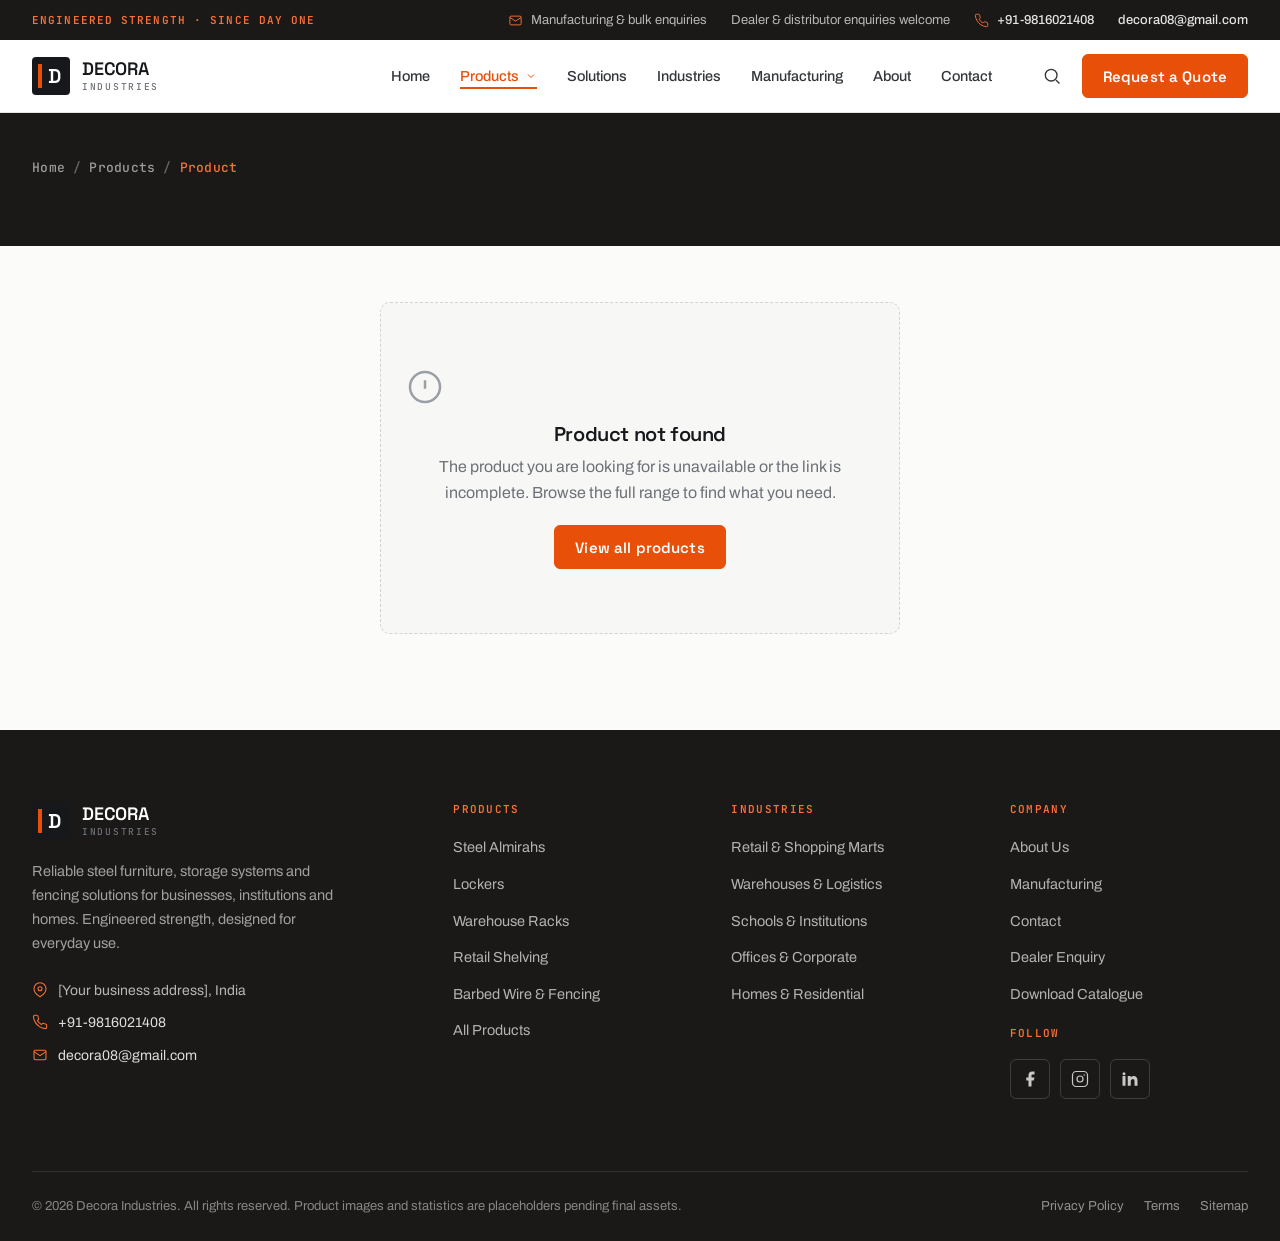
<file: product-details.html>
<!DOCTYPE html>
<html lang="en" class="no-js">
<head>
<meta charset="UTF-8">
<meta name="viewport" content="width=device-width, initial-scale=1">
<title>Product Details — Decora Industries</title>
<meta name="description" content="View product specifications, features, configurations and enquire for a quote. Steel furniture, storage systems and fencing from Decora Industries.">
<meta name="theme-color" content="#1a1917">
<meta name="robots" content="index, follow">
<!-- Replace with your live domain -->
<link rel="canonical" href="https://www.example.com/product-details.html">
<meta property="og:type" content="website">
<meta property="og:title" content="Product Details — Decora Industries">
<meta property="og:description" content="View product specifications, features, configurations and enquire for a quote. Steel furniture, storage systems and fencing from Decora Industries.">
<meta property="og:image" content="assets/images/brand/og-image.svg">
<meta name="twitter:card" content="summary_large_image">
<meta name="twitter:title" content="Product Details — Decora Industries">
<meta name="twitter:description" content="View product specifications, features, configurations and enquire for a quote. Steel furniture, storage systems and fencing from Decora Industries.">
<meta name="twitter:image" content="assets/images/brand/og-image.svg">
<link rel="icon" href="assets/favicon/favicon.svg" type="image/svg+xml">
<link rel="apple-touch-icon" href="assets/favicon/favicon.svg">
<link rel="stylesheet" href="css/style.css">
<link rel="stylesheet" href="css/responsive.css">
<link rel="stylesheet" href="css/animations.css">
</head>
<body>
<a class="skip-link" href="#main">Skip to content</a>
<div class="utilbar">
  <div class="container utilbar__inner">
    <span class="utilbar__tag">Engineered Strength · Since day one</span>
    <ul class="utilbar__list">
      <li class="utilbar__item utilbar__hide-sm"><svg viewBox="0 0 24 24" fill="none" stroke="currentColor" stroke-width="1.5" aria-hidden="true"><path d="M3 7l9 6 9-6"/><rect x="3" y="5" width="18" height="14" rx="2"/></svg> Manufacturing &amp; bulk enquiries</li>
      <li class="utilbar__item utilbar__hide-sm">Dealer &amp; distributor enquiries welcome</li>
      <!-- Replace with actual company phone number -->
      <li class="utilbar__item"><svg viewBox="0 0 24 24" fill="none" stroke="currentColor" stroke-width="1.5" aria-hidden="true"><path d="M22 16.9v3a2 2 0 0 1-2.2 2 19.8 19.8 0 0 1-8.6-3 19.5 19.5 0 0 1-6-6 19.8 19.8 0 0 1-3-8.6A2 2 0 0 1 4.1 2h3a2 2 0 0 1 2 1.7c.1 1 .4 1.9.7 2.8a2 2 0 0 1-.5 2.1L8.1 9.9a16 16 0 0 0 6 6l1.3-1.3a2 2 0 0 1 2.1-.4c.9.3 1.8.6 2.8.7a2 2 0 0 1 1.7 2z"/></svg> <a href="tel:+919999999999" data-contact-link="phone" data-contact-text="phone">+91 99999 99999</a></li>
      <!-- Replace with actual company email address -->
      <li class="utilbar__item utilbar__hide-sm"><a href="mailto:sales@example.com" data-contact-link="email" data-contact-text="email">sales@example.com</a></li>
    </ul>
  </div>
</div>

<header class="header">
  <div class="container header__inner">
    <a class="brand" href="index.html" aria-label="Decora Industries — home">
      <!-- Temporary text-based logo. Replace .brand__mark markup with your own logo/SVG. -->
      <span class="brand__mark"><span>D</span></span>
      <span class="brand__text"><span class="brand__name">DECORA</span><span class="brand__tag">Industries</span></span>
    </a>

    <nav class="nav" aria-label="Primary">
      <div class="nav__item"><a class="nav__link" href="index.html">Home</a></div>
      <div class="nav__item nav__item--has-mega">
        <button class="nav__link" type="button" aria-expanded="false" aria-haspopup="true" aria-current="page">Products
          <svg class="nav__caret" viewBox="0 0 24 24" fill="none" stroke="currentColor" stroke-width="2" aria-hidden="true"><path d="M6 9l6 6 6-6"/></svg>
        </button>
        <div class="mega" role="menu" aria-label="Products">
          <div class="mega__grid">
            <div class="mega__col">
              <h3>Steel Furniture</h3>
              <a class="mega__link" role="menuitem" href="products.html?category=Steel%20Almirahs">Steel Almirahs</a>
              <a class="mega__link" role="menuitem" href="products.html?category=Steel%20Lockers">Lockers</a>
              <a class="mega__link" role="menuitem" href="products.html?category=Steel%20Book%20Shelves">Book Shelves</a>
              <a class="mega__link" role="menuitem" href="products.html?category=Office%20Storage%20Solutions">Office Storage</a>
              <a class="mega__link" role="menuitem" href="products.html?category=Institutional%20Lockers">Institutional Furniture</a>
            </div>
            <div class="mega__col">
              <h3>Commercial Storage</h3>
              <a class="mega__link" role="menuitem" href="products.html?category=Shopping%20Mart%20Shelving">Shopping Mart Shelves</a>
              <a class="mega__link" role="menuitem" href="products.html?category=Warehouse%20Storage%20Racks">Warehouse Racks</a>
              <a class="mega__link" role="menuitem" href="products.html?category=Steel%20Racks">Display Shelving</a>
              <a class="mega__link" role="menuitem" href="products.html?category=Steel%20Storage%20Units">Heavy-Duty Storage</a>
              <a class="mega__link" role="menuitem" href="products.html?category=Custom%20Steel%20Fabrication">Custom Storage Systems</a>
            </div>
            <div class="mega__col">
              <h3>Wire &amp; Fencing</h3>
              <a class="mega__link" role="menuitem" href="products.html?category=Barbed%20Wire">Barbed Wire</a>
              <a class="mega__link" role="menuitem" href="products.html?category=Fencing%20Wire">Fencing Wire</a>
              <a class="mega__link" role="menuitem" href="products.html?category=Fencing%20Wire">Boundary Solutions</a>
              <a class="mega__link" role="menuitem" href="products.html?category=Custom%20Steel%20Fabrication">Custom Dimensions</a>
            </div>
          </div>
          <div class="mega__foot">
            <span>Made-to-requirement dimensions, finishes and bulk supply.</span>
            <a class="btn btn--sm btn--primary" href="products.html">Browse all products</a>
          </div>
        </div>
      </div>
      <div class="nav__item"><a class="nav__link" href="index.html#solutions">Solutions</a></div>
      <div class="nav__item"><a class="nav__link" href="industries.html">Industries</a></div>
      <div class="nav__item"><a class="nav__link" href="index.html#manufacturing">Manufacturing</a></div>
      <div class="nav__item"><a class="nav__link" href="about.html">About</a></div>
      <div class="nav__item"><a class="nav__link" href="contact.html">Contact</a></div>
    </nav>

    <div class="header__actions">
      <a class="icon-btn" href="products.html" aria-label="Search products">
        <svg viewBox="0 0 24 24" fill="none" stroke="currentColor" stroke-width="1.6" aria-hidden="true"><circle cx="11" cy="11" r="7"/><path d="M21 21l-4.3-4.3"/></svg>
      </a>
      <a class="btn btn--primary btn--quote-desktop" href="contact.html">Request a Quote</a>
      <button class="icon-btn burger" type="button" data-menu-toggle aria-expanded="false" aria-controls="mobile-nav" aria-label="Open menu">
        <svg viewBox="0 0 24 24" fill="none" stroke="currentColor" stroke-width="1.8" aria-hidden="true"><path d="M3 6h18M3 12h18M3 18h18"/></svg>
      </button>
    </div>
  </div>
</header>

<!-- Mobile navigation drawer -->
<div class="mobile-nav" id="mobile-nav" role="dialog" aria-modal="true" aria-label="Menu">
  <div class="mobile-nav__scrim" data-menu-close></div>
  <div class="mobile-nav__panel">
    <div class="mobile-nav__head">
      <span class="brand__name">DECORA</span>
      <button class="icon-btn" type="button" data-menu-close aria-label="Close menu">
        <svg viewBox="0 0 24 24" fill="none" stroke="currentColor" stroke-width="1.8" aria-hidden="true"><path d="M18 6L6 18M6 6l12 12"/></svg>
      </button>
    </div>
    <div class="mobile-nav__body">
      <a class="m-link" href="index.html">Home</a>
      <div class="m-group">
        <button class="m-link" type="button" aria-expanded="false" aria-controls="m-products">Products
          <svg class="nav__caret" viewBox="0 0 24 24" fill="none" stroke="currentColor" stroke-width="2" aria-hidden="true"><path d="M6 9l6 6 6-6"/></svg>
        </button>
        <div class="m-sub" id="m-products">
          <a href="products.html?category=Steel%20Almirahs">Steel Almirahs</a>
          <a href="products.html?category=Steel%20Lockers">Lockers</a>
          <a href="products.html?category=Steel%20Book%20Shelves">Book Shelves</a>
          <a href="products.html?category=Shopping%20Mart%20Shelving">Shopping Mart Shelves</a>
          <a href="products.html?category=Warehouse%20Storage%20Racks">Warehouse Racks</a>
          <a href="products.html?category=Barbed%20Wire">Barbed Wire</a>
          <a href="products.html?category=Fencing%20Wire">Fencing Wire</a>
          <a href="products.html">Browse all products</a>
        </div>
      </div>
      <a class="m-link" href="index.html#solutions">Solutions</a>
      <a class="m-link" href="industries.html">Industries</a>
      <a class="m-link" href="index.html#manufacturing">Manufacturing</a>
      <a class="m-link" href="about.html">About</a>
      <a class="m-link" href="contact.html">Contact</a>
    </div>
    <div class="mobile-nav__cta">
      <a class="btn btn--primary btn--block" href="contact.html">Request a Quote</a>
      <a class="btn btn--secondary btn--block" href="tel:+919999999999" data-contact-link="phone">Call <span data-contact-text="phone">+91 99999 99999</span></a>
    </div>
  </div>
</div>
<!-- ======================= END REUSABLE HEADER ======================= -->
<main id="main" data-product-detail>
  <section class="page-hero" style="padding-block:48px">
    <div class="container">
      <nav class="breadcrumb" aria-label="Breadcrumb"><a href="index.html">Home</a><span class="sep">/</span><a href="products.html">Products</a><span class="sep">/</span><span aria-current="page" data-breadcrumb-current>Product</span></nav>
    </div>
  </section>
  <section class="section" style="padding-top:56px">
    <div class="container" data-detail-body></div>
  </section>
  <section class="section section--well" data-related>
    <div class="container">
      <div class="section-head"><p class="overline">You may also need</p><h2>Related products</h2></div>
      <div class="related-grid" data-related-grid></div>
    </div>
  </section>
</main>
<footer class="footer">
  <div class="container">
    <div class="footer__top">
      <div class="footer__brand">
        <a class="brand" href="index.html" aria-label="Decora Industries — home">
          <span class="brand__mark"><span>D</span></span>
          <span class="brand__text"><span class="brand__name">DECORA</span><span class="brand__tag">Industries</span></span>
        </a>
        <p class="footer__intro">Reliable steel furniture, storage systems and fencing solutions for businesses, institutions and homes. Engineered strength, designed for everyday use.</p>
        <ul class="footer__contact">
          <!-- Replace with actual company address -->
          <li><svg viewBox="0 0 24 24" fill="none" stroke="currentColor" stroke-width="1.6" aria-hidden="true"><path d="M21 10c0 7-9 12-9 12s-9-5-9-12a9 9 0 0 1 18 0z"/><circle cx="12" cy="10" r="3"/></svg> <span>[Your business address], India</span></li>
          <!-- Replace with actual company phone number -->
          <li><svg viewBox="0 0 24 24" fill="none" stroke="currentColor" stroke-width="1.6" aria-hidden="true"><path d="M22 16.9v3a2 2 0 0 1-2.2 2 19.8 19.8 0 0 1-8.6-3 19.5 19.5 0 0 1-6-6 19.8 19.8 0 0 1-3-8.6A2 2 0 0 1 4.1 2h3a2 2 0 0 1 2 1.7c.1 1 .4 1.9.7 2.8a2 2 0 0 1-.5 2.1L8.1 9.9a16 16 0 0 0 6 6l1.3-1.3a2 2 0 0 1 2.1-.4c.9.3 1.8.6 2.8.7a2 2 0 0 1 1.7 2z"/></svg> <a href="tel:+919999999999" data-contact-link="phone" data-contact-text="phone">+91 99999 99999</a></li>
          <!-- Replace with actual company email address -->
          <li><svg viewBox="0 0 24 24" fill="none" stroke="currentColor" stroke-width="1.6" aria-hidden="true"><rect x="3" y="5" width="18" height="14" rx="2"/><path d="M3 7l9 6 9-6"/></svg> <a href="mailto:sales@example.com" data-contact-link="email" data-contact-text="email">sales@example.com</a></li>
        </ul>
      </div>
      <div class="footer__col">
        <h3>Products</h3>
        <ul>
          <li><a href="products.html?category=Steel%20Almirahs">Steel Almirahs</a></li>
          <li><a href="products.html?category=Steel%20Lockers">Lockers</a></li>
          <li><a href="products.html?category=Warehouse%20Storage%20Racks">Warehouse Racks</a></li>
          <li><a href="products.html?category=Shopping%20Mart%20Shelving">Retail Shelving</a></li>
          <li><a href="products.html?category=Barbed%20Wire">Barbed Wire &amp; Fencing</a></li>
          <li><a href="products.html">All Products</a></li>
        </ul>
      </div>
      <div class="footer__col">
        <h3>Industries</h3>
        <ul>
          <li><a href="industries.html">Retail &amp; Shopping Marts</a></li>
          <li><a href="industries.html">Warehouses &amp; Logistics</a></li>
          <li><a href="industries.html">Schools &amp; Institutions</a></li>
          <li><a href="industries.html">Offices &amp; Corporate</a></li>
          <li><a href="industries.html">Homes &amp; Residential</a></li>
        </ul>
      </div>
      <div class="footer__col">
        <h3>Company</h3>
        <ul>
          <li><a href="about.html">About Us</a></li>
          <li><a href="index.html#manufacturing">Manufacturing</a></li>
          <li><a href="contact.html">Contact</a></li>
          <li><a href="contact.html?type=Dealer%20%2F%20Distributor">Dealer Enquiry</a></li>
          <li><a href="assets/documents/decora-industries-catalogue.pdf">Download Catalogue</a></li>
        </ul>
        <div class="footer__cta">
          <h3>Follow</h3>
          <div class="footer__social">
            <!-- Replace href="#" with your social profile URLs -->
            <a href="#" aria-label="Facebook"><svg viewBox="0 0 24 24" fill="currentColor" aria-hidden="true"><path d="M18 2h-3a5 5 0 0 0-5 5v3H7v4h3v8h4v-8h3l1-4h-4V7a1 1 0 0 1 1-1h3z"/></svg></a>
            <a href="#" aria-label="Instagram"><svg viewBox="0 0 24 24" fill="none" stroke="currentColor" stroke-width="1.6" aria-hidden="true"><rect x="2" y="2" width="20" height="20" rx="5"/><circle cx="12" cy="12" r="4"/><circle cx="17.5" cy="6.5" r="1" fill="currentColor" stroke="none"/></svg></a>
            <a href="#" aria-label="LinkedIn"><svg viewBox="0 0 24 24" fill="currentColor" aria-hidden="true"><path d="M4 3a2 2 0 1 0 0 4 2 2 0 0 0 0-4zM2 8h4v13H2zM9 8h4v2a4 4 0 0 1 4-2c3 0 5 2 5 6v7h-4v-6c0-2-1-3-2-3s-3 1-3 3v6H9z"/></svg></a>
          </div>
        </div>
      </div>
    </div>
    <div class="footer__bottom">
      <p>&copy; <span data-year>2026</span> Decora Industries. All rights reserved. Product images and statistics are placeholders pending final assets.</p>
      <nav class="footer__legal" aria-label="Legal">
        <a href="#">Privacy Policy</a>
        <a href="#">Terms</a>
        <a href="#">Sitemap</a>
      </nav>
    </div>
  </div>
</footer>

<!-- Sticky mobile quote CTA -->
<div class="mobile-quote-bar">
  <a class="btn btn--secondary" href="tel:+919999999999" data-contact-link="phone" style="flex:none" aria-label="Call us">
    <svg viewBox="0 0 24 24" fill="none" stroke="currentColor" stroke-width="1.6" aria-hidden="true"><path d="M22 16.9v3a2 2 0 0 1-2.2 2 19.8 19.8 0 0 1-8.6-3 19.5 19.5 0 0 1-6-6 19.8 19.8 0 0 1-3-8.6A2 2 0 0 1 4.1 2h3a2 2 0 0 1 2 1.7c.1 1 .4 1.9.7 2.8a2 2 0 0 1-.5 2.1L8.1 9.9a16 16 0 0 0 6 6l1.3-1.3a2 2 0 0 1 2.1-.4c.9.3 1.8.6 2.8.7a2 2 0 0 1 1.7 2z"/></svg>
  </a>
  <a class="btn btn--primary" href="contact.html" style="flex:1">Request a Quote</a>
</div>
<script src="data/products-data.js" defer></script>
<script src="js/site-config.js" defer></script>
<script src="js/script.js" defer></script>
<script src="js/product-page.js" defer></script>
</body>
</html>
</file>
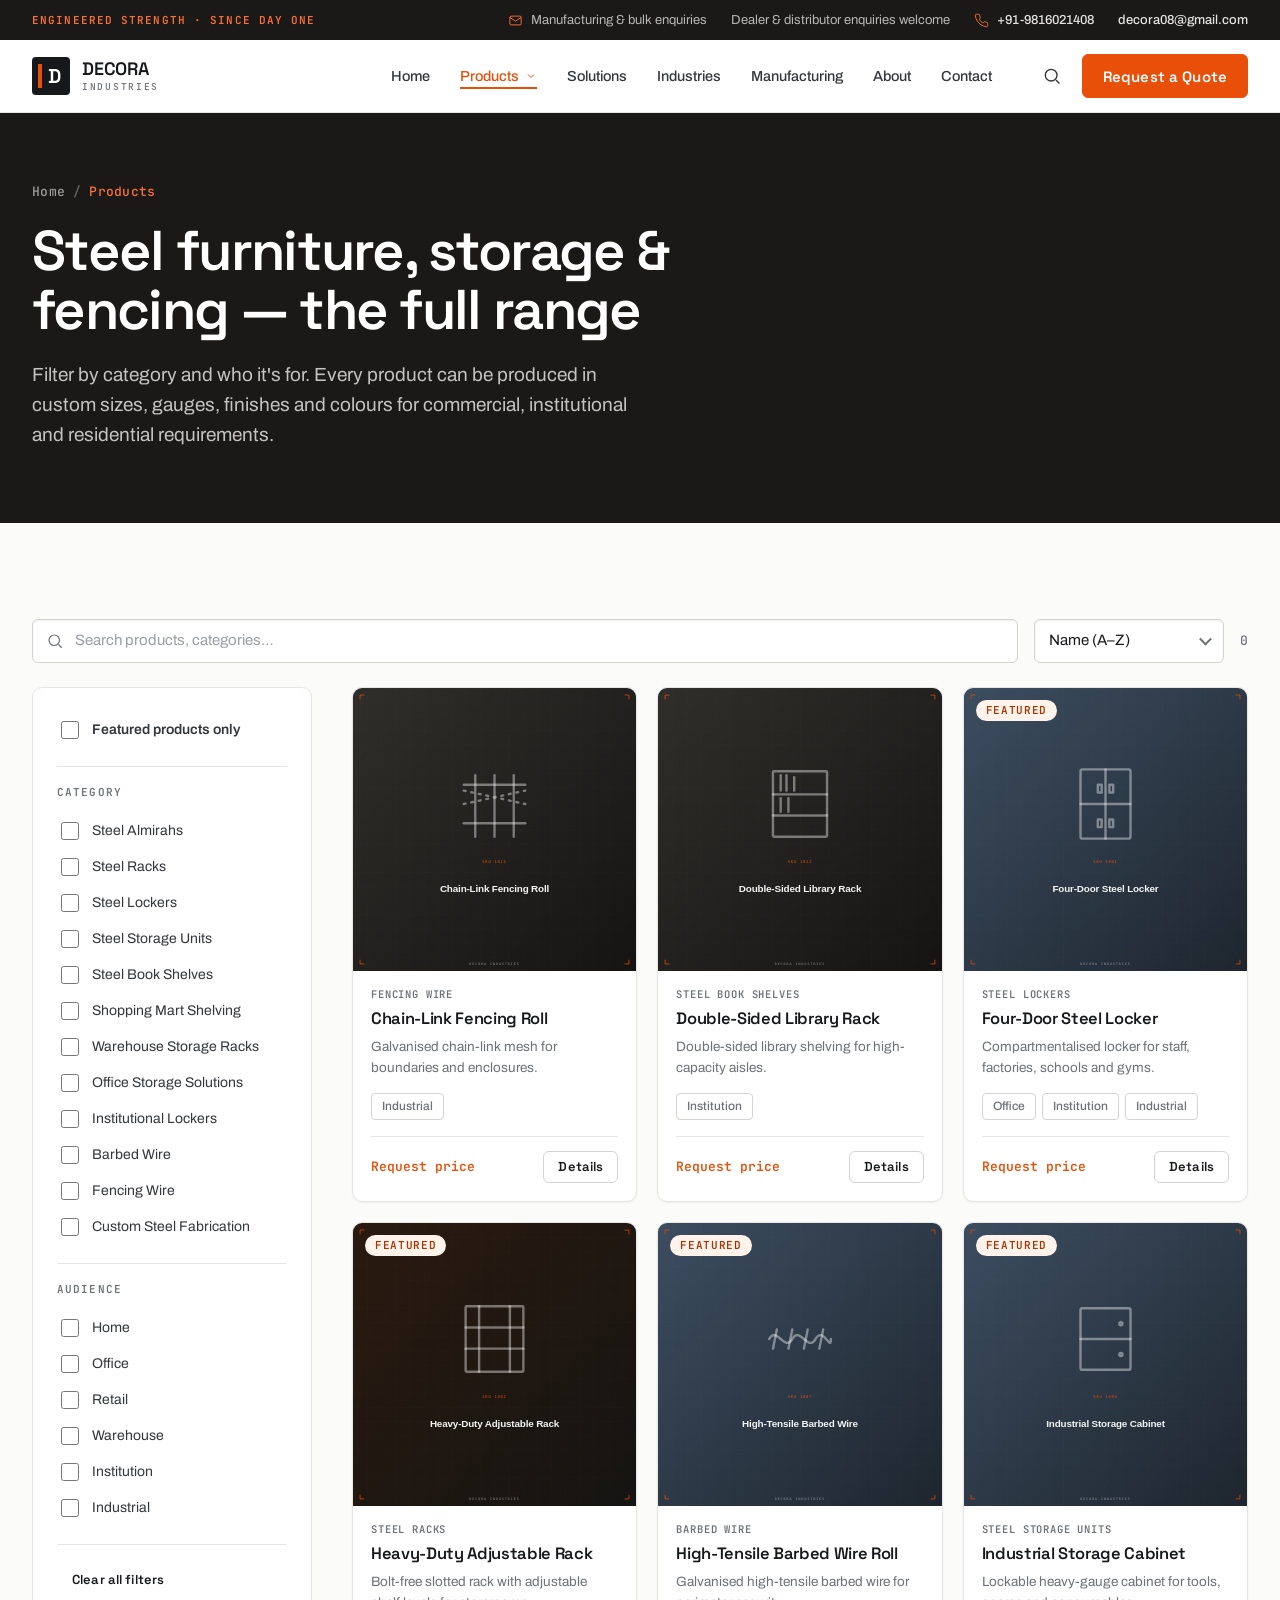
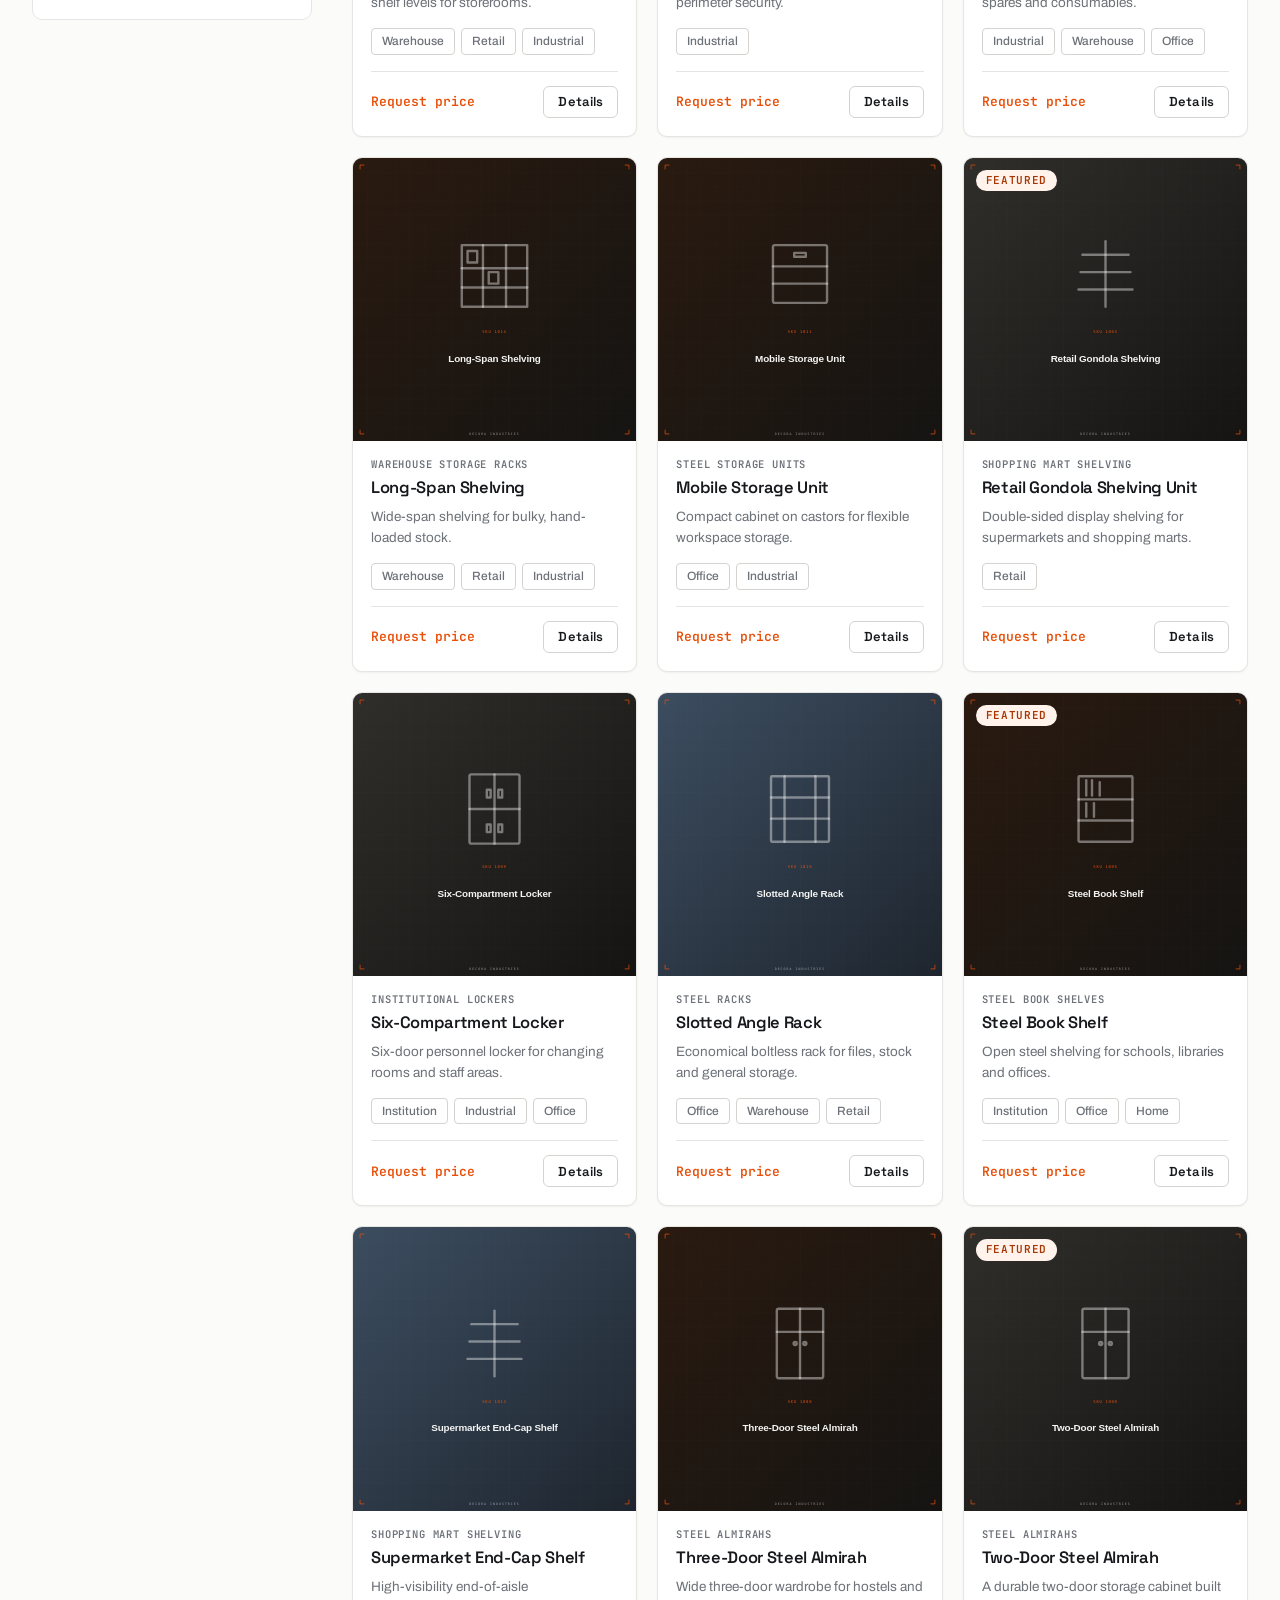
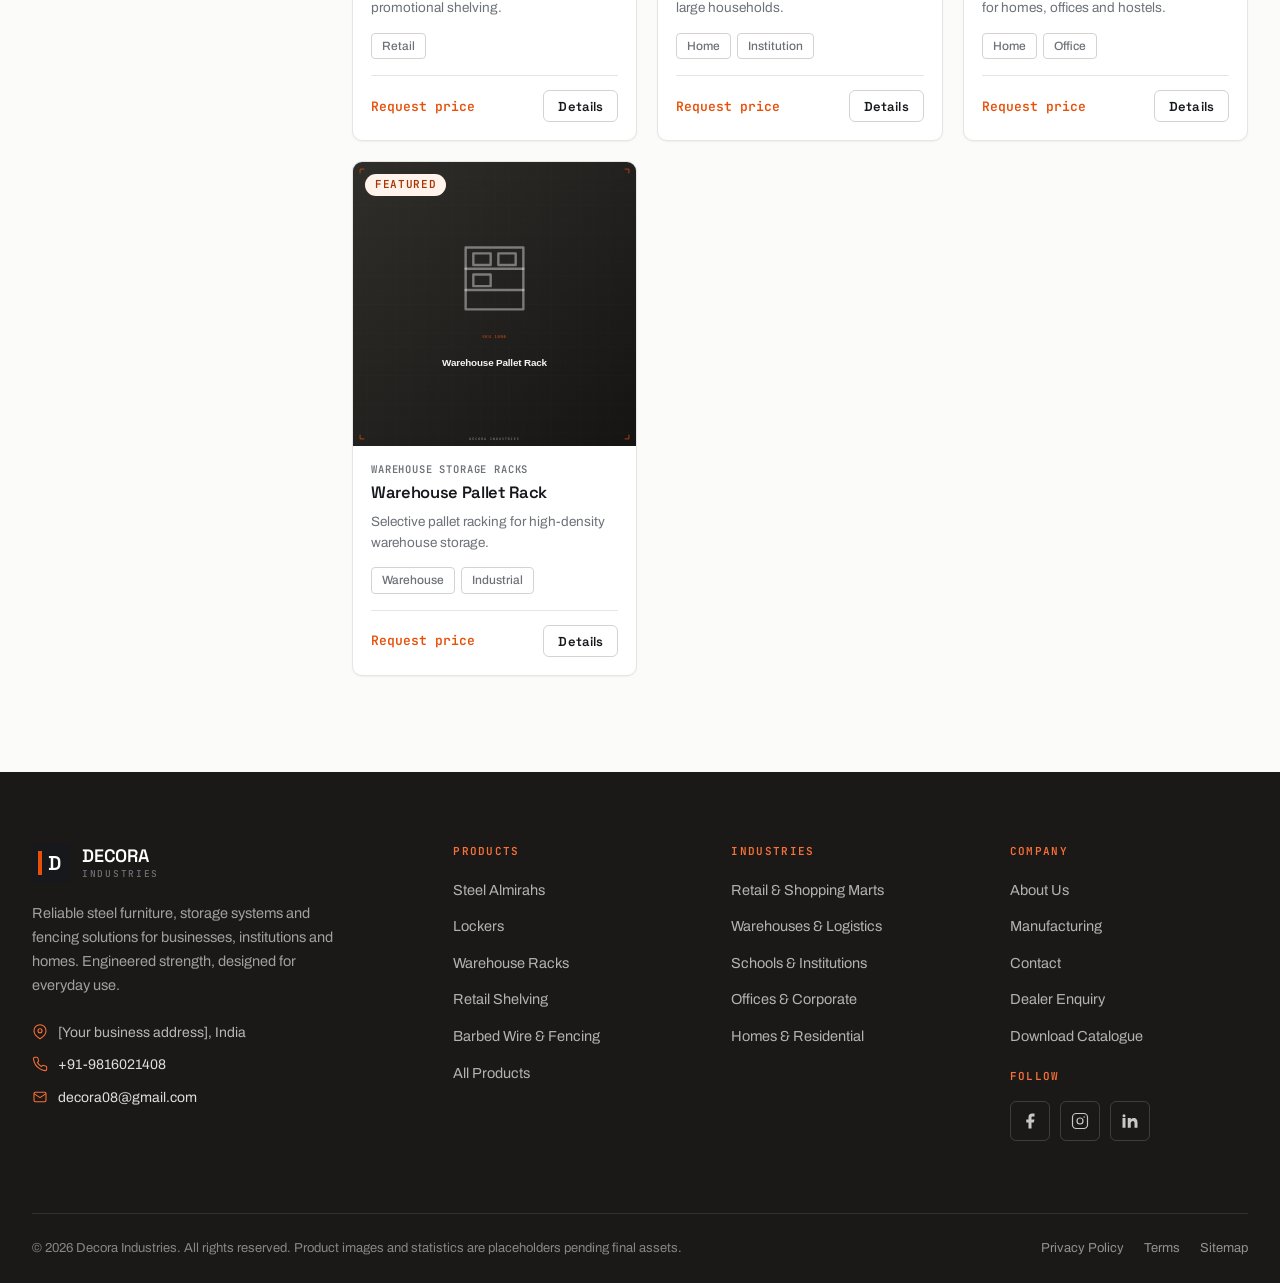
<file: products.html>
<!DOCTYPE html>
<html lang="en" class="no-js">
<head>
<meta charset="UTF-8">
<meta name="viewport" content="width=device-width, initial-scale=1">
<title>Products — Decora Industries | Steel Furniture, Storage & Fencing</title>
<meta name="description" content="Browse the full Decora Industries catalogue: steel almirahs, lockers, racks, retail shelving, warehouse storage, barbed wire and fencing. Filter by category and audience.">
<meta name="theme-color" content="#1a1917">
<meta name="robots" content="index, follow">
<!-- Replace with your live domain -->
<link rel="canonical" href="https://www.example.com/products.html">
<meta property="og:type" content="website">
<meta property="og:title" content="Products — Decora Industries | Steel Furniture, Storage & Fencing">
<meta property="og:description" content="Browse the full Decora Industries catalogue: steel almirahs, lockers, racks, retail shelving, warehouse storage, barbed wire and fencing. Filter by category and audience.">
<meta property="og:image" content="assets/images/brand/og-image.svg">
<meta name="twitter:card" content="summary_large_image">
<meta name="twitter:title" content="Products — Decora Industries | Steel Furniture, Storage & Fencing">
<meta name="twitter:description" content="Browse the full Decora Industries catalogue: steel almirahs, lockers, racks, retail shelving, warehouse storage, barbed wire and fencing. Filter by category and audience.">
<meta name="twitter:image" content="assets/images/brand/og-image.svg">
<link rel="icon" href="assets/favicon/favicon.svg" type="image/svg+xml">
<link rel="apple-touch-icon" href="assets/favicon/favicon.svg">
<link rel="stylesheet" href="css/style.css">
<link rel="stylesheet" href="css/responsive.css">
<link rel="stylesheet" href="css/animations.css">
<script type="application/ld+json">{"@context":"https://schema.org","@type":"BreadcrumbList","itemListElement":[{"@type":"ListItem","position":1,"name":"Home","item":"https://www.example.com/index.html"},{"@type":"ListItem","position":2,"name":"Products","item":"https://www.example.com/products.html"}]}</script>
</head>
<body>
<a class="skip-link" href="#main">Skip to content</a>
<div class="utilbar">
  <div class="container utilbar__inner">
    <span class="utilbar__tag">Engineered Strength · Since day one</span>
    <ul class="utilbar__list">
      <li class="utilbar__item utilbar__hide-sm"><svg viewBox="0 0 24 24" fill="none" stroke="currentColor" stroke-width="1.5" aria-hidden="true"><path d="M3 7l9 6 9-6"/><rect x="3" y="5" width="18" height="14" rx="2"/></svg> Manufacturing &amp; bulk enquiries</li>
      <li class="utilbar__item utilbar__hide-sm">Dealer &amp; distributor enquiries welcome</li>
      <!-- Replace with actual company phone number -->
      <li class="utilbar__item"><svg viewBox="0 0 24 24" fill="none" stroke="currentColor" stroke-width="1.5" aria-hidden="true"><path d="M22 16.9v3a2 2 0 0 1-2.2 2 19.8 19.8 0 0 1-8.6-3 19.5 19.5 0 0 1-6-6 19.8 19.8 0 0 1-3-8.6A2 2 0 0 1 4.1 2h3a2 2 0 0 1 2 1.7c.1 1 .4 1.9.7 2.8a2 2 0 0 1-.5 2.1L8.1 9.9a16 16 0 0 0 6 6l1.3-1.3a2 2 0 0 1 2.1-.4c.9.3 1.8.6 2.8.7a2 2 0 0 1 1.7 2z"/></svg> <a href="tel:+919999999999" data-contact-link="phone" data-contact-text="phone">+91 99999 99999</a></li>
      <!-- Replace with actual company email address -->
      <li class="utilbar__item utilbar__hide-sm"><a href="mailto:sales@example.com" data-contact-link="email" data-contact-text="email">sales@example.com</a></li>
    </ul>
  </div>
</div>

<header class="header">
  <div class="container header__inner">
    <a class="brand" href="index.html" aria-label="Decora Industries — home">
      <!-- Temporary text-based logo. Replace .brand__mark markup with your own logo/SVG. -->
      <span class="brand__mark"><span>D</span></span>
      <span class="brand__text"><span class="brand__name">DECORA</span><span class="brand__tag">Industries</span></span>
    </a>

    <nav class="nav" aria-label="Primary">
      <div class="nav__item"><a class="nav__link" href="index.html">Home</a></div>
      <div class="nav__item nav__item--has-mega">
        <button class="nav__link" type="button" aria-expanded="false" aria-haspopup="true" aria-current="page">Products
          <svg class="nav__caret" viewBox="0 0 24 24" fill="none" stroke="currentColor" stroke-width="2" aria-hidden="true"><path d="M6 9l6 6 6-6"/></svg>
        </button>
        <div class="mega" role="menu" aria-label="Products">
          <div class="mega__grid">
            <div class="mega__col">
              <h3>Steel Furniture</h3>
              <a class="mega__link" role="menuitem" href="products.html?category=Steel%20Almirahs">Steel Almirahs</a>
              <a class="mega__link" role="menuitem" href="products.html?category=Steel%20Lockers">Lockers</a>
              <a class="mega__link" role="menuitem" href="products.html?category=Steel%20Book%20Shelves">Book Shelves</a>
              <a class="mega__link" role="menuitem" href="products.html?category=Office%20Storage%20Solutions">Office Storage</a>
              <a class="mega__link" role="menuitem" href="products.html?category=Institutional%20Lockers">Institutional Furniture</a>
            </div>
            <div class="mega__col">
              <h3>Commercial Storage</h3>
              <a class="mega__link" role="menuitem" href="products.html?category=Shopping%20Mart%20Shelving">Shopping Mart Shelves</a>
              <a class="mega__link" role="menuitem" href="products.html?category=Warehouse%20Storage%20Racks">Warehouse Racks</a>
              <a class="mega__link" role="menuitem" href="products.html?category=Steel%20Racks">Display Shelving</a>
              <a class="mega__link" role="menuitem" href="products.html?category=Steel%20Storage%20Units">Heavy-Duty Storage</a>
              <a class="mega__link" role="menuitem" href="products.html?category=Custom%20Steel%20Fabrication">Custom Storage Systems</a>
            </div>
            <div class="mega__col">
              <h3>Wire &amp; Fencing</h3>
              <a class="mega__link" role="menuitem" href="products.html?category=Barbed%20Wire">Barbed Wire</a>
              <a class="mega__link" role="menuitem" href="products.html?category=Fencing%20Wire">Fencing Wire</a>
              <a class="mega__link" role="menuitem" href="products.html?category=Fencing%20Wire">Boundary Solutions</a>
              <a class="mega__link" role="menuitem" href="products.html?category=Custom%20Steel%20Fabrication">Custom Dimensions</a>
            </div>
          </div>
          <div class="mega__foot">
            <span>Made-to-requirement dimensions, finishes and bulk supply.</span>
            <a class="btn btn--sm btn--primary" href="products.html">Browse all products</a>
          </div>
        </div>
      </div>
      <div class="nav__item"><a class="nav__link" href="index.html#solutions">Solutions</a></div>
      <div class="nav__item"><a class="nav__link" href="industries.html">Industries</a></div>
      <div class="nav__item"><a class="nav__link" href="index.html#manufacturing">Manufacturing</a></div>
      <div class="nav__item"><a class="nav__link" href="about.html">About</a></div>
      <div class="nav__item"><a class="nav__link" href="contact.html">Contact</a></div>
    </nav>

    <div class="header__actions">
      <a class="icon-btn" href="products.html" aria-label="Search products">
        <svg viewBox="0 0 24 24" fill="none" stroke="currentColor" stroke-width="1.6" aria-hidden="true"><circle cx="11" cy="11" r="7"/><path d="M21 21l-4.3-4.3"/></svg>
      </a>
      <a class="btn btn--primary btn--quote-desktop" href="contact.html">Request a Quote</a>
      <button class="icon-btn burger" type="button" data-menu-toggle aria-expanded="false" aria-controls="mobile-nav" aria-label="Open menu">
        <svg viewBox="0 0 24 24" fill="none" stroke="currentColor" stroke-width="1.8" aria-hidden="true"><path d="M3 6h18M3 12h18M3 18h18"/></svg>
      </button>
    </div>
  </div>
</header>

<!-- Mobile navigation drawer -->
<div class="mobile-nav" id="mobile-nav" role="dialog" aria-modal="true" aria-label="Menu">
  <div class="mobile-nav__scrim" data-menu-close></div>
  <div class="mobile-nav__panel">
    <div class="mobile-nav__head">
      <span class="brand__name">DECORA</span>
      <button class="icon-btn" type="button" data-menu-close aria-label="Close menu">
        <svg viewBox="0 0 24 24" fill="none" stroke="currentColor" stroke-width="1.8" aria-hidden="true"><path d="M18 6L6 18M6 6l12 12"/></svg>
      </button>
    </div>
    <div class="mobile-nav__body">
      <a class="m-link" href="index.html">Home</a>
      <div class="m-group">
        <button class="m-link" type="button" aria-expanded="false" aria-controls="m-products">Products
          <svg class="nav__caret" viewBox="0 0 24 24" fill="none" stroke="currentColor" stroke-width="2" aria-hidden="true"><path d="M6 9l6 6 6-6"/></svg>
        </button>
        <div class="m-sub" id="m-products">
          <a href="products.html?category=Steel%20Almirahs">Steel Almirahs</a>
          <a href="products.html?category=Steel%20Lockers">Lockers</a>
          <a href="products.html?category=Steel%20Book%20Shelves">Book Shelves</a>
          <a href="products.html?category=Shopping%20Mart%20Shelving">Shopping Mart Shelves</a>
          <a href="products.html?category=Warehouse%20Storage%20Racks">Warehouse Racks</a>
          <a href="products.html?category=Barbed%20Wire">Barbed Wire</a>
          <a href="products.html?category=Fencing%20Wire">Fencing Wire</a>
          <a href="products.html">Browse all products</a>
        </div>
      </div>
      <a class="m-link" href="index.html#solutions">Solutions</a>
      <a class="m-link" href="industries.html">Industries</a>
      <a class="m-link" href="index.html#manufacturing">Manufacturing</a>
      <a class="m-link" href="about.html">About</a>
      <a class="m-link" href="contact.html">Contact</a>
    </div>
    <div class="mobile-nav__cta">
      <a class="btn btn--primary btn--block" href="contact.html">Request a Quote</a>
      <a class="btn btn--secondary btn--block" href="tel:+919999999999" data-contact-link="phone">Call <span data-contact-text="phone">+91 99999 99999</span></a>
    </div>
  </div>
</div>
<!-- ======================= END REUSABLE HEADER ======================= -->
<main id="main">
  <section class="page-hero">
    <div class="container">
      <nav class="breadcrumb" aria-label="Breadcrumb"><a href="index.html">Home</a><span class="sep">/</span><span aria-current="page">Products</span></nav>
      <h1>Steel furniture, storage &amp; fencing — the full range</h1>
      <p class="page-hero__lead">Filter by category and who it's for. Every product can be produced in custom sizes, gauges, finishes and colours for commercial, institutional and residential requirements.</p>
    </div>
  </section>

  <section class="section" data-catalogue>
    <div class="container">
      <div class="catalogue__bar">
        <div class="search-box">
          <svg viewBox="0 0 24 24" fill="none" stroke="currentColor" stroke-width="1.6" aria-hidden="true"><circle cx="11" cy="11" r="7"/><path d="M21 21l-4.3-4.3"/></svg>
          <input class="input" type="search" data-search placeholder="Search products, categories…" aria-label="Search products">
        </div>
        <div class="select-wrap" style="min-width:190px">
          <select class="select" data-sort aria-label="Sort products">
            <option value="name-asc">Name (A–Z)</option>
            <option value="name-desc">Name (Z–A)</option>
          </select>
        </div>
        <button class="btn btn--secondary filters__mobile-toggle" type="button" data-filters-toggle aria-expanded="false">Filters</button>
        <span class="catalogue__count" data-count aria-live="polite"></span>
      </div>

      <div class="catalogue">
        <aside class="filters" aria-label="Filters">
          <div class="filters__group">
            <label class="check" style="font-weight:600"><input type="checkbox" data-featured-only> Featured products only</label>
          </div>
          <div class="filters__group">
            <h3>Category</h3>
            <div data-filter-category></div>
          </div>
          <div class="filters__group">
            <h3>Audience</h3>
            <div data-filter-audience></div>
          </div>
          <div class="filters__group">
            <button class="btn btn--ghost btn--sm" type="button" data-clear-filters>Clear all filters</button>
          </div>
        </aside>
        <div>
          <div class="active-filters" data-active-filters style="display:none"></div>
          <div class="prod-grid" data-grid></div>
        </div>
      </div>
    </div>
  </section>
</main>
<footer class="footer">
  <div class="container">
    <div class="footer__top">
      <div class="footer__brand">
        <a class="brand" href="index.html" aria-label="Decora Industries — home">
          <span class="brand__mark"><span>D</span></span>
          <span class="brand__text"><span class="brand__name">DECORA</span><span class="brand__tag">Industries</span></span>
        </a>
        <p class="footer__intro">Reliable steel furniture, storage systems and fencing solutions for businesses, institutions and homes. Engineered strength, designed for everyday use.</p>
        <ul class="footer__contact">
          <!-- Replace with actual company address -->
          <li><svg viewBox="0 0 24 24" fill="none" stroke="currentColor" stroke-width="1.6" aria-hidden="true"><path d="M21 10c0 7-9 12-9 12s-9-5-9-12a9 9 0 0 1 18 0z"/><circle cx="12" cy="10" r="3"/></svg> <span>[Your business address], India</span></li>
          <!-- Replace with actual company phone number -->
          <li><svg viewBox="0 0 24 24" fill="none" stroke="currentColor" stroke-width="1.6" aria-hidden="true"><path d="M22 16.9v3a2 2 0 0 1-2.2 2 19.8 19.8 0 0 1-8.6-3 19.5 19.5 0 0 1-6-6 19.8 19.8 0 0 1-3-8.6A2 2 0 0 1 4.1 2h3a2 2 0 0 1 2 1.7c.1 1 .4 1.9.7 2.8a2 2 0 0 1-.5 2.1L8.1 9.9a16 16 0 0 0 6 6l1.3-1.3a2 2 0 0 1 2.1-.4c.9.3 1.8.6 2.8.7a2 2 0 0 1 1.7 2z"/></svg> <a href="tel:+919999999999" data-contact-link="phone" data-contact-text="phone">+91 99999 99999</a></li>
          <!-- Replace with actual company email address -->
          <li><svg viewBox="0 0 24 24" fill="none" stroke="currentColor" stroke-width="1.6" aria-hidden="true"><rect x="3" y="5" width="18" height="14" rx="2"/><path d="M3 7l9 6 9-6"/></svg> <a href="mailto:sales@example.com" data-contact-link="email" data-contact-text="email">sales@example.com</a></li>
        </ul>
      </div>
      <div class="footer__col">
        <h3>Products</h3>
        <ul>
          <li><a href="products.html?category=Steel%20Almirahs">Steel Almirahs</a></li>
          <li><a href="products.html?category=Steel%20Lockers">Lockers</a></li>
          <li><a href="products.html?category=Warehouse%20Storage%20Racks">Warehouse Racks</a></li>
          <li><a href="products.html?category=Shopping%20Mart%20Shelving">Retail Shelving</a></li>
          <li><a href="products.html?category=Barbed%20Wire">Barbed Wire &amp; Fencing</a></li>
          <li><a href="products.html">All Products</a></li>
        </ul>
      </div>
      <div class="footer__col">
        <h3>Industries</h3>
        <ul>
          <li><a href="industries.html">Retail &amp; Shopping Marts</a></li>
          <li><a href="industries.html">Warehouses &amp; Logistics</a></li>
          <li><a href="industries.html">Schools &amp; Institutions</a></li>
          <li><a href="industries.html">Offices &amp; Corporate</a></li>
          <li><a href="industries.html">Homes &amp; Residential</a></li>
        </ul>
      </div>
      <div class="footer__col">
        <h3>Company</h3>
        <ul>
          <li><a href="about.html">About Us</a></li>
          <li><a href="index.html#manufacturing">Manufacturing</a></li>
          <li><a href="contact.html">Contact</a></li>
          <li><a href="contact.html?type=Dealer%20%2F%20Distributor">Dealer Enquiry</a></li>
          <li><a href="assets/documents/decora-industries-catalogue.pdf">Download Catalogue</a></li>
        </ul>
        <div class="footer__cta">
          <h3>Follow</h3>
          <div class="footer__social">
            <!-- Replace href="#" with your social profile URLs -->
            <a href="#" aria-label="Facebook"><svg viewBox="0 0 24 24" fill="currentColor" aria-hidden="true"><path d="M18 2h-3a5 5 0 0 0-5 5v3H7v4h3v8h4v-8h3l1-4h-4V7a1 1 0 0 1 1-1h3z"/></svg></a>
            <a href="#" aria-label="Instagram"><svg viewBox="0 0 24 24" fill="none" stroke="currentColor" stroke-width="1.6" aria-hidden="true"><rect x="2" y="2" width="20" height="20" rx="5"/><circle cx="12" cy="12" r="4"/><circle cx="17.5" cy="6.5" r="1" fill="currentColor" stroke="none"/></svg></a>
            <a href="#" aria-label="LinkedIn"><svg viewBox="0 0 24 24" fill="currentColor" aria-hidden="true"><path d="M4 3a2 2 0 1 0 0 4 2 2 0 0 0 0-4zM2 8h4v13H2zM9 8h4v2a4 4 0 0 1 4-2c3 0 5 2 5 6v7h-4v-6c0-2-1-3-2-3s-3 1-3 3v6H9z"/></svg></a>
          </div>
        </div>
      </div>
    </div>
    <div class="footer__bottom">
      <p>&copy; <span data-year>2026</span> Decora Industries. All rights reserved. Product images and statistics are placeholders pending final assets.</p>
      <nav class="footer__legal" aria-label="Legal">
        <a href="#">Privacy Policy</a>
        <a href="#">Terms</a>
        <a href="#">Sitemap</a>
      </nav>
    </div>
  </div>
</footer>

<!-- Sticky mobile quote CTA -->
<div class="mobile-quote-bar">
  <a class="btn btn--secondary" href="tel:+919999999999" data-contact-link="phone" style="flex:none" aria-label="Call us">
    <svg viewBox="0 0 24 24" fill="none" stroke="currentColor" stroke-width="1.6" aria-hidden="true"><path d="M22 16.9v3a2 2 0 0 1-2.2 2 19.8 19.8 0 0 1-8.6-3 19.5 19.5 0 0 1-6-6 19.8 19.8 0 0 1-3-8.6A2 2 0 0 1 4.1 2h3a2 2 0 0 1 2 1.7c.1 1 .4 1.9.7 2.8a2 2 0 0 1-.5 2.1L8.1 9.9a16 16 0 0 0 6 6l1.3-1.3a2 2 0 0 1 2.1-.4c.9.3 1.8.6 2.8.7a2 2 0 0 1 1.7 2z"/></svg>
  </a>
  <a class="btn btn--primary" href="contact.html" style="flex:1">Request a Quote</a>
</div>
<script src="data/products-data.js" defer></script>
<script src="js/site-config.js" defer></script>
<script src="js/script.js" defer></script>
<script src="js/products.js" defer></script>
</body>
</html>
</file>
<file: css/style.css>
/* =========================================================
   DECORA INDUSTRIES — style.css
   Core styles + design tokens (from Decora Industries Design System).
   Tokens are inlined here so the site is fully self-contained on
   shared hosting (no external design-system dependency required).
   Companion files: responsive.css (breakpoints), animations.css (motion).
   ========================================================= */

/* Webfonts — Google Fonts CDN (Space Grotesk / Archivo / JetBrains Mono).
   Falls back to system fonts if the CDN is unavailable. */
@import url('https://fonts.googleapis.com/css2?family=Space+Grotesk:wght@300..700&family=Archivo:ital,wght@0,100..900;1,100..900&family=JetBrains+Mono:wght@400..700&display=swap');

/* =========================
   Design Tokens
========================= */
:root{
  /* Fonts */
  --font-display:"Space Grotesk","Archivo",-apple-system,system-ui,sans-serif;
  --font-body:"Archivo",-apple-system,system-ui,"Helvetica Neue",sans-serif;
  --font-mono:"JetBrains Mono",ui-monospace,"SF Mono",Menlo,monospace;

  /* Brand color families (subset used across the site) */
  --primary-50:#fff3ec;--primary-100:#ffe3d3;--primary-200:#ffc4a4;--primary-400:#f97038;--primary-500:#e8500a;--primary-600:#cf4404;--primary-700:#a83603;--primary-900:#66230a;
  --secondary-500:#5d758e;--secondary-700:#3c4d60;--secondary-800:#344151;--secondary-900:#2e3945;--secondary-950:#1e252e;
  --accent-500:#bd9137;--accent-600:#a3742d;
  --neutral-50:#f7f7f6;--neutral-100:#efeeec;--neutral-200:#dcdbd7;--neutral-300:#c4c2bd;--neutral-800:#4a4742;--neutral-900:#302e2b;--neutral-950:#1a1917;
  --success-600:#27743a;--success-50:#f0f9f1;--success-200:#b9e1bf;
  --error-600:#c93535;--error-50:#fdf3f3;--error-200:#f9cfcf;

  /* Semantic — light theme */
  --canvas:#fbfbfa;
  --surface-1:#ffffff;
  --surface-2:var(--neutral-50);
  --surface-3:var(--neutral-100);
  --surface-inverse:var(--neutral-950);
  --ink:#16181b;
  --text-body:#33363b;
  --text-muted:#6d7178;
  --text-faint:#9a9ea5;
  --text-on-primary:#ffffff;
  --text-on-inverse:#f4f4f2;
  --border-hairline:#e6e5e2;
  --border-default:#d4d3cf;
  --border-strong:#8a867e;
  --brand:var(--primary-500);
  --brand-hover:var(--primary-600);
  --brand-active:var(--primary-700);
  --brand-subtle:var(--primary-50);
  --focus-ring:var(--primary-500);
  --link:var(--primary-600);
  --link-hover:var(--primary-700);
  --scrim:rgba(22,24,27,.56);

  /* Typography scale */
  --tracking-tight:-0.03em;--tracking-overline:0.12em;--tracking-table:0.08em;

  /* Spacing */
  --space-4:4px;--space-6:6px;--space-8:8px;--space-12:12px;--space-16:16px;--space-20:20px;--space-24:24px;--space-32:32px;--space-40:40px;--space-48:48px;--space-56:56px;--space-64:64px;--space-72:72px;--space-80:80px;--space-96:96px;--space-128:128px;

  /* Radius */
  --radius-xs:2px;--radius-sm:4px;--radius-md:6px;--radius-lg:10px;--radius-xl:14px;--radius-2xl:20px;--radius-full:9999px;

  /* Layout */
  --container-max:1320px;--container-content:1120px;--container-prose:720px;
  --grid-margin:32px;

  /* Elevation */
  --shadow-1:0 1px 2px rgba(22,24,27,.05);
  --shadow-2:0 1px 2px rgba(22,24,27,.05),0 4px 12px rgba(22,24,27,.07);
  --shadow-3:0 2px 6px rgba(22,24,27,.06),0 12px 32px rgba(22,24,27,.12);
  --shadow-4:0 8px 24px rgba(22,24,27,.1),0 24px 64px rgba(22,24,27,.18);
  --shadow-inset:inset 0 1px 2px rgba(22,24,27,.06);

  /* Controls */
  --control-sm:32px;--control-md:44px;--control-lg:52px;

  /* Motion */
  --ease-out:cubic-bezier(.16,1,.3,1);
  --ease-mechanical:cubic-bezier(.2,0,0,1);
  --transition-fast:150ms var(--ease-out);
  --transition-base:200ms var(--ease-out);
  --transition-panel:300ms var(--ease-mechanical);

  /* Z-index layers */
  --z-header:100;--z-dropdown:200;--z-drawer:300;--z-modal:400;--z-toast:500;--z-skip:600;
}

/* =========================
   Base and Reset
========================= */
*,*::before,*::after{box-sizing:border-box}
html{-webkit-text-size-adjust:100%;scroll-behavior:smooth}
@media (prefers-reduced-motion:reduce){html{scroll-behavior:auto}}
body{margin:0;background:var(--canvas);color:var(--text-body);font:var(--type-body,400 16px/1.6) var(--font-body);font-size:16px;line-height:1.6;-webkit-font-smoothing:antialiased;text-rendering:optimizeLegibility;overflow-x:hidden}
h1,h2,h3,h4,h5,h6{margin:0;color:var(--ink);font-family:var(--font-display);font-weight:600;line-height:1.15;letter-spacing:-0.02em;text-wrap:balance}
p{margin:0;text-wrap:pretty}
img,svg,video{display:block;max-width:100%;height:auto}
a{color:var(--link);text-decoration:none;transition:color var(--transition-fast)}
a:hover{color:var(--link-hover)}
ul,ol{margin:0;padding:0;list-style:none}
button{font-family:inherit;cursor:pointer}
:focus-visible{outline:2px solid var(--focus-ring);outline-offset:2px;border-radius:var(--radius-xs)}
::selection{background:var(--primary-200);color:var(--ink)}
hr{border:0;border-top:1px solid var(--border-hairline);margin:0}

/* =========================
   Utilities
========================= */
.container{width:100%;max-width:var(--container-max);margin-inline:auto;padding-inline:var(--grid-margin)}
.container--content{max-width:var(--container-content)}
.container--prose{max-width:var(--container-prose)}
.sr-only{position:absolute!important;width:1px;height:1px;padding:0;margin:-1px;overflow:hidden;clip:rect(0,0,0,0);white-space:nowrap;border:0}
.skip-link{position:fixed;top:-100px;left:16px;z-index:var(--z-skip);background:var(--ink);color:#fff;padding:12px 20px;border-radius:var(--radius-md);font:600 14px/1 var(--font-display);transition:top var(--transition-base)}
.skip-link:focus{top:16px;color:#fff}
.section{padding-block:var(--space-96)}
.section--tight{padding-block:var(--space-64)}
.section--inverse{background:var(--surface-inverse);color:var(--text-on-inverse)}
.section--inverse h1,.section--inverse h2,.section--inverse h3,.section--inverse h4{color:var(--text-on-inverse)}
.section--well{background:var(--surface-2)}
.overline{display:inline-flex;align-items:center;gap:8px;font:600 11px/1.3 var(--font-mono);letter-spacing:var(--tracking-overline);text-transform:uppercase;color:var(--brand);margin:0}
.overline::before{content:"";width:22px;height:2px;background:var(--brand)}
.overline--muted{color:var(--text-muted)}
.overline--muted::before{background:var(--border-strong)}
.section-head{max-width:640px;margin-bottom:var(--space-56)}
.section-head--center{margin-inline:auto;text-align:center}
.section-head h2{font-size:clamp(28px,4vw,44px);line-height:1.1;letter-spacing:-0.03em;margin-top:var(--space-16)}
.section-head p{margin-top:var(--space-16);font-size:clamp(15px,1.6vw,18px);color:var(--text-muted);line-height:1.6}
.rule{height:2px;background:var(--ink);width:100%}
.eyebrow-num{font:500 13px/1 var(--font-mono);color:var(--brand)}

/* =========================
   Buttons
========================= */
.btn{display:inline-flex;align-items:center;justify-content:center;gap:8px;min-height:var(--control-md);padding:0 20px;border:1px solid transparent;border-radius:var(--radius-md);font:600 15px/1 var(--font-display);letter-spacing:0.01em;text-align:center;white-space:nowrap;transition:background var(--transition-base),border-color var(--transition-base),color var(--transition-base),transform var(--transition-fast);user-select:none}
.btn:active{transform:translateY(1px)}
.btn svg{width:18px;height:18px;flex:none}
.btn--primary{background:var(--brand);color:var(--text-on-primary);border-color:var(--brand)}
.btn--primary:hover{background:var(--brand-hover);border-color:var(--brand-hover);color:#fff}
.btn--primary:active{background:var(--brand-active)}
.btn--secondary{background:var(--surface-1);color:var(--ink);border-color:var(--border-default)}
.btn--secondary:hover{background:var(--surface-2);border-color:var(--border-strong);color:var(--ink)}
.btn--ghost{background:transparent;color:var(--ink);border-color:transparent}
.btn--ghost:hover{background:var(--surface-3);color:var(--ink)}
.btn--inverse{background:transparent;color:var(--text-on-inverse);border-color:rgba(255,255,255,.28)}
.btn--inverse:hover{background:rgba(255,255,255,.1);border-color:rgba(255,255,255,.5);color:#fff}
.btn--lg{min-height:var(--control-lg);padding:0 28px;font-size:16px}
.btn--sm{min-height:var(--control-sm);padding:0 14px;font-size:13px}
.btn--block{display:flex;width:100%}
.btn[disabled],.btn[aria-disabled="true"]{opacity:.45;pointer-events:none}

/* =========================
   Forms
========================= */
.field{display:flex;flex-direction:column;gap:6px;margin-bottom:var(--space-20)}
.field__label{font:500 13px/1.4 var(--font-body);color:var(--ink);letter-spacing:.01em}
.field__label .req{color:var(--error-600)}
.field__hint{font:400 12px/1.4 var(--font-body);color:var(--text-muted)}
.field__error{font:400 12px/1.4 var(--font-body);color:var(--error-600);min-height:0;display:none}
.field.is-invalid .field__error{display:block}
.input,.textarea,.select{width:100%;min-height:var(--control-md);padding:10px 14px;background:var(--surface-1);border:1px solid var(--border-default);border-radius:var(--radius-md);font:400 15px/1.4 var(--font-body);color:var(--ink);box-shadow:var(--shadow-inset);transition:border-color var(--transition-base),box-shadow var(--transition-base);appearance:none}
.textarea{min-height:120px;padding-top:12px;resize:vertical;line-height:1.5}
.input::placeholder,.textarea::placeholder{color:var(--text-faint)}
.input:focus,.textarea:focus,.select:focus{outline:none;border-color:var(--brand);box-shadow:0 0 0 3px var(--brand-subtle)}
.field.is-invalid .input,.field.is-invalid .textarea,.field.is-invalid .select{border-color:var(--error-600)}
.select-wrap{position:relative}
.select-wrap::after{content:"";position:absolute;right:14px;top:50%;width:9px;height:9px;border-right:2px solid var(--text-muted);border-bottom:2px solid var(--text-muted);transform:translateY(-70%) rotate(45deg);pointer-events:none}
.select{padding-right:38px}

/* =========================
   Cards (shared)
========================= */
.card{background:var(--surface-1);border:1px solid var(--border-hairline);border-radius:var(--radius-lg);box-shadow:var(--shadow-1);transition:box-shadow var(--transition-base),border-color var(--transition-base),transform var(--transition-base)}
.card:hover{box-shadow:var(--shadow-2);border-color:var(--border-default)}

/* Badge / tag */
.badge{display:inline-flex;align-items:center;gap:6px;padding:3px 10px;border-radius:var(--radius-full);font:600 11px/1.4 var(--font-mono);letter-spacing:.06em;text-transform:uppercase}
.badge--brand{background:var(--brand-subtle);color:var(--brand-active)}
.badge--steel{background:var(--secondary-950);color:#fff}
.badge--muted{background:var(--surface-3);color:var(--text-muted)}
.tag{display:inline-flex;align-items:center;padding:4px 10px;border:1px solid var(--border-default);border-radius:var(--radius-sm);font:500 12px/1.4 var(--font-body);color:var(--text-muted);background:var(--surface-1)}

/* =========================
   Utility bar
========================= */
.utilbar{background:var(--surface-inverse);color:var(--text-on-inverse);font-size:13px}
.utilbar__inner{display:flex;align-items:center;justify-content:space-between;gap:16px;min-height:40px;padding-block:6px}
.utilbar__list{display:flex;align-items:center;gap:24px;flex-wrap:wrap}
.utilbar__item{display:inline-flex;align-items:center;gap:8px;color:rgba(244,244,242,.72);font:400 13px/1.4 var(--font-body)}
.utilbar__item svg{width:15px;height:15px;color:var(--primary-400)}
.utilbar__item a{color:rgba(244,244,242,.92);font-weight:500}
.utilbar__item a:hover{color:#fff}
.utilbar__tag{font:600 11px/1 var(--font-mono);letter-spacing:.1em;text-transform:uppercase;color:var(--primary-400)}

/* =========================
   Header
========================= */
.header{position:sticky;top:0;z-index:var(--z-header);background:var(--surface-1);border-bottom:1px solid var(--border-hairline);transition:box-shadow var(--transition-base),background var(--transition-base)}
.header.is-scrolled{box-shadow:var(--shadow-2)}
.header__inner{display:flex;align-items:center;gap:24px;min-height:72px}
.brand{display:inline-flex;align-items:center;gap:12px;flex:none}
.brand__mark{display:inline-flex;align-items:center;justify-content:center;width:38px;height:38px;background:var(--ink);border-radius:var(--radius-sm);position:relative;overflow:hidden}
.brand__mark::before{content:"";position:absolute;left:6px;top:7px;bottom:7px;width:4px;background:var(--brand)}
.brand__mark span{font:600 20px/1 var(--font-display);color:#fff;margin-left:6px}
.brand__text{display:flex;flex-direction:column;line-height:1}
.brand__name{font:600 18px/1 var(--font-display);letter-spacing:-0.01em;color:var(--ink)}
.brand__tag{font:500 9.5px/1.2 var(--font-mono);letter-spacing:.18em;text-transform:uppercase;color:var(--text-muted);margin-top:3px}
.nav{display:flex;align-items:center;gap:2px;margin-left:auto}
.nav__item{position:relative}
.nav__link{display:inline-flex;align-items:center;gap:6px;padding:10px 14px;border-radius:var(--radius-md);font:500 14.5px/1 var(--font-body);color:var(--text-body);background:none;border:0;transition:background var(--transition-fast),color var(--transition-fast)}
.nav__link:hover{background:var(--surface-2);color:var(--ink)}
.nav__link[aria-current="page"]{color:var(--brand)}
.nav__link[aria-current="page"]::after{content:"";position:absolute;left:14px;right:14px;bottom:4px;height:2px;background:var(--brand)}
.nav__caret{width:12px;height:12px;transition:transform var(--transition-fast)}
.nav__item.is-open .nav__caret{transform:rotate(180deg)}
.header__actions{display:flex;align-items:center;gap:8px;flex:none}
.icon-btn{display:inline-flex;align-items:center;justify-content:center;width:44px;height:44px;border-radius:var(--radius-md);border:1px solid transparent;background:none;color:var(--text-body);transition:background var(--transition-fast),color var(--transition-fast)}
.icon-btn:hover{background:var(--surface-2);color:var(--ink)}
.icon-btn svg{width:20px;height:20px}

/* Mega menu */
.mega{position:absolute;top:calc(100% + 10px);left:50%;transform:translateX(-50%) translateY(8px);width:min(760px,90vw);background:var(--surface-1);border:1px solid var(--border-hairline);border-radius:var(--radius-lg);box-shadow:var(--shadow-3);padding:24px;opacity:0;visibility:hidden;pointer-events:none;transition:opacity var(--transition-base),transform var(--transition-base),visibility var(--transition-base);z-index:var(--z-dropdown)}
.nav__item.is-open .mega{opacity:1;visibility:visible;pointer-events:auto;transform:translateX(-50%) translateY(0)}
.mega__grid{display:grid;grid-template-columns:repeat(3,1fr);gap:24px}
.mega__col h3{font:600 11px/1.3 var(--font-mono);letter-spacing:.1em;text-transform:uppercase;color:var(--text-muted);margin-bottom:12px;padding-bottom:8px;border-bottom:1px solid var(--border-hairline)}
.mega__link{display:block;padding:7px 8px;margin-inline:-8px;border-radius:var(--radius-sm);font:500 14px/1.3 var(--font-body);color:var(--text-body);transition:background var(--transition-fast),color var(--transition-fast)}
.mega__link:hover{background:var(--surface-2);color:var(--brand)}
.mega__foot{display:flex;align-items:center;justify-content:space-between;gap:16px;margin-top:20px;padding-top:16px;border-top:1px solid var(--border-hairline)}
.mega__foot span{font:400 13px/1.4 var(--font-body);color:var(--text-muted)}

/* Mobile nav */
.burger{display:none}
.mobile-nav{position:fixed;inset:0;z-index:var(--z-drawer);visibility:hidden;pointer-events:none}
.mobile-nav__scrim{position:absolute;inset:0;background:var(--scrim);opacity:0;transition:opacity var(--transition-base)}
.mobile-nav__panel{position:absolute;top:0;right:0;bottom:0;width:min(420px,88vw);background:var(--surface-1);box-shadow:var(--shadow-4);transform:translateX(100%);transition:transform var(--transition-panel);display:flex;flex-direction:column;overflow-y:auto}
.mobile-nav.is-open{visibility:visible;pointer-events:auto}
.mobile-nav.is-open .mobile-nav__scrim{opacity:1}
.mobile-nav.is-open .mobile-nav__panel{transform:translateX(0)}
.mobile-nav__head{display:flex;align-items:center;justify-content:space-between;padding:16px 20px;border-bottom:1px solid var(--border-hairline)}
.mobile-nav__body{padding:12px 12px 24px}
.m-link{display:flex;align-items:center;justify-content:space-between;width:100%;padding:14px 12px;border-radius:var(--radius-md);border:0;background:none;font:500 16px/1 var(--font-body);color:var(--ink);text-align:left}
.m-link:hover{background:var(--surface-2)}
.m-sub{overflow:hidden;max-height:0;transition:max-height var(--transition-panel)}
.m-group.is-open .m-sub{max-height:600px}
.m-group.is-open .m-link .nav__caret{transform:rotate(180deg)}
.m-sub a{display:block;padding:11px 12px 11px 28px;border-radius:var(--radius-sm);font:400 15px/1.3 var(--font-body);color:var(--text-body)}
.m-sub a:hover{background:var(--surface-2);color:var(--brand)}
.mobile-nav__cta{padding:16px 12px 0;border-top:1px solid var(--border-hairline);margin-top:12px;display:flex;flex-direction:column;gap:10px}

/* Sticky mobile quote bar */
.mobile-quote-bar{display:none;position:fixed;left:0;right:0;bottom:0;z-index:var(--z-header);background:var(--surface-1);border-top:1px solid var(--border-hairline);box-shadow:0 -4px 16px rgba(22,24,27,.08);padding:10px 16px;gap:10px}

/* =========================
   Footer
========================= */
.footer{background:var(--surface-inverse);color:var(--text-on-inverse)}
.footer__top{display:grid;grid-template-columns:1.6fr 1fr 1fr 1fr;gap:40px;padding-block:var(--space-72)}
.footer__brand .brand__name{color:#fff}
.footer__intro{margin-top:20px;max-width:320px;color:rgba(244,244,242,.62);font-size:14.5px;line-height:1.65}
.footer__contact{margin-top:24px;display:flex;flex-direction:column;gap:10px}
.footer__contact li{display:flex;align-items:flex-start;gap:10px;color:rgba(244,244,242,.72);font-size:14px}
.footer__contact svg{width:16px;height:16px;color:var(--primary-400);flex:none;margin-top:2px}
.footer__contact a{color:rgba(244,244,242,.9)}
.footer__col h3{font:600 11px/1.3 var(--font-mono);letter-spacing:.12em;text-transform:uppercase;color:var(--primary-400);margin-bottom:18px}
.footer__col li{margin-bottom:11px}
.footer__col a{color:rgba(244,244,242,.7);font-size:14.5px}
.footer__col a:hover{color:#fff}
.footer__cta{margin-top:20px}
.footer__social{display:flex;gap:10px;margin-top:8px}
.footer__social a{display:inline-flex;align-items:center;justify-content:center;width:40px;height:40px;border:1px solid rgba(255,255,255,.16);border-radius:var(--radius-md);color:rgba(244,244,242,.8)}
.footer__social a:hover{background:rgba(255,255,255,.08);border-color:rgba(255,255,255,.4);color:#fff}
.footer__social svg{width:18px;height:18px}
.footer__bottom{display:flex;align-items:center;justify-content:space-between;gap:16px;flex-wrap:wrap;padding-block:24px;border-top:1px solid rgba(255,255,255,.1)}
.footer__bottom p{color:rgba(244,244,242,.5);font-size:13px}
.footer__legal{display:flex;gap:20px;flex-wrap:wrap}
.footer__legal a{color:rgba(244,244,242,.55);font-size:13px}
.footer__legal a:hover{color:#fff}

/* =========================
   Hero
========================= */
.hero{position:relative;min-height:clamp(600px,92vh,900px);display:flex;align-items:center;background:var(--surface-inverse);color:var(--text-on-inverse);overflow:hidden}
.hero__media{position:absolute;inset:0;z-index:0}
.hero__media img,.hero__media video{width:100%;height:100%;object-fit:cover}
/* Static fallback backdrop (shows if poster + video both missing) */
.hero__media::before{content:"";position:absolute;inset:0;background:linear-gradient(135deg,#302e2b,#151412);z-index:-1}
.hero__scrim{position:absolute;inset:0;z-index:1;background:linear-gradient(90deg,rgba(15,14,13,.9) 0%,rgba(15,14,13,.72) 42%,rgba(15,14,13,.28) 100%),linear-gradient(0deg,rgba(15,14,13,.55),rgba(15,14,13,0) 45%)}
.hero__inner{position:relative;z-index:2;width:100%;padding-block:var(--space-96)}
.hero__content{max-width:640px}
.hero__eyebrow{color:var(--primary-400)}
.hero__eyebrow::before{background:var(--primary-400)}
.hero h1{color:#fff;font-size:clamp(38px,6.2vw,76px);line-height:1.02;letter-spacing:-0.035em;margin-top:var(--space-24)}
.hero__lead{margin-top:var(--space-24);max-width:520px;color:rgba(244,244,242,.82);font-size:clamp(16px,1.8vw,20px);line-height:1.6}
.hero__actions{display:flex;flex-wrap:wrap;gap:14px;margin-top:var(--space-40)}
.hero__trust{display:flex;flex-wrap:wrap;gap:12px 32px;margin-top:var(--space-56);padding-top:var(--space-24);border-top:1px solid rgba(255,255,255,.14)}
.hero__trust li{display:flex;align-items:center;gap:10px;color:rgba(244,244,242,.78);font-size:13.5px}
.hero__trust svg{width:18px;height:18px;color:var(--primary-400);flex:none}
.hero__labels{position:absolute;inset:0;z-index:2;pointer-events:none;display:none}
.hero-label{position:absolute;display:inline-flex;flex-direction:column;gap:2px;padding:10px 14px;background:var(--glass-bg,rgba(26,25,23,.66));backdrop-filter:blur(12px);-webkit-backdrop-filter:blur(12px);border:1px solid rgba(255,255,255,.16);border-radius:var(--radius-md);box-shadow:var(--shadow-3)}
.hero-label b{font:600 13px/1.1 var(--font-display);color:#fff}
.hero-label span{font:500 10px/1.2 var(--font-mono);letter-spacing:.08em;color:var(--primary-400)}
.hero-label--1{top:26%;right:8%}
.hero-label--2{bottom:24%;right:20%}
.scroll-cue{position:absolute;left:50%;bottom:26px;z-index:2;transform:translateX(-50%);display:inline-flex;flex-direction:column;align-items:center;gap:8px;color:rgba(244,244,242,.6);font:600 10px/1 var(--font-mono);letter-spacing:.2em;text-transform:uppercase}
.scroll-cue__line{width:1px;height:36px;background:linear-gradient(rgba(255,255,255,.5),transparent);position:relative;overflow:hidden}
.scroll-cue__line::after{content:"";position:absolute;top:0;left:0;width:100%;height:12px;background:var(--primary-400);animation:scrollcue 2s var(--ease-in-out) infinite}
@media (prefers-reduced-motion:reduce){.scroll-cue__line::after{animation:none}}

/* =========================
   Audience selector
========================= */
.audience{display:grid;grid-template-columns:repeat(3,1fr);gap:20px}
.audience-card{position:relative;display:flex;flex-direction:column;padding:32px;background:var(--surface-1);border:1px solid var(--border-hairline);border-radius:var(--radius-lg);box-shadow:var(--shadow-1);transition:box-shadow var(--transition-base),border-color var(--transition-base),transform var(--transition-base);overflow:hidden;color:var(--text-body)}
.audience-card::before{content:"";position:absolute;left:0;top:0;bottom:0;width:3px;background:var(--brand);transform:scaleY(0);transform-origin:top;transition:transform var(--transition-panel)}
.audience-card:hover{box-shadow:var(--shadow-2);border-color:var(--border-default);transform:translateY(-3px)}
.audience-card:hover::before{transform:scaleY(1)}
.audience-card__icon{display:inline-flex;align-items:center;justify-content:center;width:48px;height:48px;border-radius:var(--radius-md);background:var(--brand-subtle);color:var(--brand);margin-bottom:20px}
.audience-card__icon svg{width:24px;height:24px}
.audience-card--dealer .audience-card__icon{background:var(--secondary-950);color:#fff}
.audience-card h3{font-size:20px;margin-bottom:8px}
.audience-card p{font-size:14.5px;color:var(--text-muted);line-height:1.6;flex:1}
.audience-card__link{display:inline-flex;align-items:center;gap:8px;margin-top:20px;font:600 14px/1 var(--font-display);color:var(--brand)}
.audience-card__link svg{width:16px;height:16px;transition:transform var(--transition-fast)}
.audience-card:hover .audience-card__link svg{transform:translateX(4px)}

/* =========================
   Category explorer
========================= */
.cat-grid{display:grid;grid-template-columns:repeat(4,1fr);gap:20px}
.cat-card{position:relative;display:block;border-radius:var(--radius-lg);overflow:hidden;background:var(--surface-inverse);box-shadow:var(--shadow-1);transition:box-shadow var(--transition-base),transform var(--transition-base)}
.cat-card:hover,.cat-card:focus-visible{box-shadow:var(--shadow-3);transform:translateY(-3px)}
.cat-card__img{aspect-ratio:4/3;overflow:hidden}
.cat-card__img img{width:100%;height:100%;object-fit:cover;transition:transform var(--transition-panel)}
.cat-card:hover .cat-card__img img{transform:scale(1.05)}
.cat-card__body{position:absolute;inset:auto 0 0 0;padding:20px;background:linear-gradient(0deg,rgba(15,14,13,.92),rgba(15,14,13,0));color:#fff}
.cat-card__body h3{color:#fff;font-size:18px;margin-bottom:4px}
.cat-card__body p{color:rgba(244,244,242,.72);font-size:13px;margin-bottom:10px}
.cat-card__cta{display:inline-flex;align-items:center;gap:6px;font:600 12.5px/1 var(--font-mono);letter-spacing:.04em;text-transform:uppercase;color:var(--primary-400)}
.cat-card__cta svg{width:14px;height:14px;transition:transform var(--transition-fast)}
.cat-card:hover .cat-card__cta svg{transform:translateX(4px)}

/* =========================
   Product cards
========================= */
.prod-grid{display:grid;grid-template-columns:repeat(4,1fr);gap:20px}
.prod-card{display:flex;flex-direction:column;background:var(--surface-1);border:1px solid var(--border-hairline);border-radius:var(--radius-lg);overflow:hidden;box-shadow:var(--shadow-1);transition:box-shadow var(--transition-base),border-color var(--transition-base),transform var(--transition-base)}
.prod-card:hover{box-shadow:var(--shadow-2);border-color:var(--border-default);transform:translateY(-3px)}
.prod-card__img{position:relative;aspect-ratio:1/1;background:var(--surface-2);overflow:hidden}
.prod-card__img img{width:100%;height:100%;object-fit:cover;transition:transform var(--transition-panel)}
.prod-card:hover .prod-card__img img{transform:scale(1.04)}
.prod-card__flag{position:absolute;top:12px;left:12px}
.prod-card__body{display:flex;flex-direction:column;flex:1;padding:18px}
.prod-card__cat{font:600 10.5px/1 var(--font-mono);letter-spacing:.08em;text-transform:uppercase;color:var(--text-muted);margin-bottom:8px}
.prod-card__body h3{font-size:16.5px;line-height:1.3;margin-bottom:8px}
.prod-card__body h3 a{color:var(--ink)}
.prod-card__body h3 a:hover{color:var(--brand)}
.prod-card__desc{font-size:13.5px;color:var(--text-muted);line-height:1.55;flex:1}
.prod-card__meta{display:flex;flex-wrap:wrap;gap:6px;margin-top:14px}
.prod-card__foot{display:flex;align-items:center;justify-content:space-between;gap:10px;margin-top:16px;padding-top:14px;border-top:1px solid var(--border-hairline)}
.prod-card__price{font:600 13px/1.2 var(--font-mono);color:var(--brand)}

/* =========================
   Why / trust pillars
========================= */
.pillars{display:grid;grid-template-columns:repeat(3,1fr);gap:1px;background:var(--border-hairline);border:1px solid var(--border-hairline);border-radius:var(--radius-lg);overflow:hidden}
.pillar{background:var(--surface-1);padding:32px;transition:background var(--transition-base)}
.pillar:hover{background:var(--surface-2)}
.pillar__num{font:500 12px/1 var(--font-mono);color:var(--text-faint)}
.pillar__icon{display:inline-flex;align-items:center;justify-content:center;width:44px;height:44px;border-radius:var(--radius-md);background:var(--brand-subtle);color:var(--brand);margin:16px 0 18px}
.pillar__icon svg{width:22px;height:22px}
.pillar h3{font-size:18px;margin-bottom:10px}
.pillar p{font-size:14px;color:var(--text-muted);line-height:1.6}

/* =========================
   Industries
========================= */
.ind-grid{display:grid;grid-template-columns:repeat(4,1fr);gap:16px}
.ind-card{position:relative;display:block;aspect-ratio:4/3;border-radius:var(--radius-lg);overflow:hidden;box-shadow:var(--shadow-1);transition:box-shadow var(--transition-base),transform var(--transition-base)}
.ind-card:hover{box-shadow:var(--shadow-2);transform:translateY(-3px)}
.ind-card img{width:100%;height:100%;object-fit:cover;transition:transform var(--transition-panel)}
.ind-card:hover img{transform:scale(1.05)}
.ind-card__label{position:absolute;inset:auto 0 0 0;padding:16px;background:linear-gradient(0deg,rgba(15,14,13,.9),rgba(15,14,13,0));color:#fff;font:600 15px/1.2 var(--font-display)}

/* =========================
   Interactive solutions tabs
========================= */
.tabs__list{display:flex;flex-wrap:wrap;gap:8px;border-bottom:2px solid var(--border-hairline);margin-bottom:40px}
.tab{position:relative;padding:14px 20px;border:0;background:none;font:600 15px/1 var(--font-display);color:var(--text-muted);white-space:nowrap;transition:color var(--transition-fast)}
.tab:hover{color:var(--ink)}
.tab[aria-selected="true"]{color:var(--brand)}
.tab[aria-selected="true"]::after{content:"";position:absolute;left:0;right:0;bottom:-2px;height:2px;background:var(--brand)}
.tab-panel{display:none}
.tab-panel.is-active{display:grid;grid-template-columns:1fr 1fr;gap:48px;align-items:center}
.tab-panel__media{border-radius:var(--radius-lg);overflow:hidden;box-shadow:var(--shadow-2);aspect-ratio:4/3}
.tab-panel__media img{width:100%;height:100%;object-fit:cover}
.tab-panel__body h3{font-size:clamp(22px,3vw,30px);margin-bottom:14px}
.tab-panel__body p{font-size:15.5px;color:var(--text-muted);line-height:1.65;margin-bottom:20px}
.tab-panel__benefits{display:flex;flex-direction:column;gap:12px;margin-bottom:24px}
.tab-panel__benefits li{display:flex;align-items:flex-start;gap:10px;font-size:14.5px;color:var(--text-body)}
.tab-panel__benefits svg{width:18px;height:18px;color:var(--success-600);flex:none;margin-top:2px}
.tab-panel__rec{display:flex;flex-wrap:wrap;gap:8px;margin-bottom:24px}
.tab-panel__rec .tag{background:var(--surface-2)}

/* =========================
   Manufacturing story
========================= */
.mfg-grid{display:grid;grid-template-columns:repeat(4,1fr);gap:16px}
.mfg-step{background:var(--surface-1);border:1px solid rgba(255,255,255,.08);border-radius:var(--radius-lg);overflow:hidden;transition:transform var(--transition-base)}
.section--inverse .mfg-step{background:#1f1e1b;border-color:rgba(255,255,255,.09)}
.mfg-step:hover{transform:translateY(-3px)}
.mfg-step__img{aspect-ratio:4/3;overflow:hidden;background:var(--surface-2)}
.mfg-step__img img{width:100%;height:100%;object-fit:cover}
.mfg-step__body{padding:18px}
.mfg-step__num{font:500 12px/1 var(--font-mono);color:var(--primary-400)}
.mfg-step__body h3{font-size:16px;margin:10px 0 6px}
.section--inverse .mfg-step__body h3{color:#fff}
.mfg-step__body p{font-size:13px;color:var(--text-muted);line-height:1.55}

/* =========================
   Custom process (steps)
========================= */
.process{display:grid;grid-template-columns:repeat(5,1fr);gap:16px;counter-reset:step}
.process-step{position:relative;padding:28px 20px;background:var(--surface-1);border:1px solid var(--border-hairline);border-radius:var(--radius-lg)}
.process-step__num{display:inline-flex;align-items:center;justify-content:center;width:44px;height:44px;border-radius:var(--radius-full);background:var(--ink);color:#fff;font:600 17px/1 var(--font-display);margin-bottom:18px}
.process-step:not(:last-child)::after{content:"";position:absolute;top:calc(28px + 22px);right:-10px;width:20px;height:2px;background:var(--border-default);z-index:1}
.process-step h3{font-size:16px;margin-bottom:8px}
.process-step p{font-size:13.5px;color:var(--text-muted);line-height:1.55}

/* =========================
   Project gallery
========================= */
.gallery{display:grid;grid-template-columns:repeat(3,1fr);gap:16px}
.gallery__item{position:relative;display:block;aspect-ratio:4/3;border-radius:var(--radius-lg);overflow:hidden;background:var(--surface-2);border:0;padding:0;cursor:pointer;box-shadow:var(--shadow-1)}
.gallery__item img{width:100%;height:100%;object-fit:cover;transition:transform var(--transition-panel)}
.gallery__item:hover img{transform:scale(1.05)}
.gallery__item::after{content:"";position:absolute;inset:0;background:rgba(15,14,13,0);transition:background var(--transition-base)}
.gallery__item:hover::after{background:rgba(15,14,13,.24)}
.gallery__cap{position:absolute;left:0;right:0;bottom:0;z-index:2;padding:14px 16px;background:linear-gradient(0deg,rgba(15,14,13,.85),transparent);color:#fff;font:600 14px/1.3 var(--font-display);text-align:left}

/* Lightbox modal */
.lightbox{position:fixed;inset:0;z-index:var(--z-modal);display:none;align-items:center;justify-content:center;padding:32px}
.lightbox.is-open{display:flex}
.lightbox__scrim{position:absolute;inset:0;background:rgba(10,9,8,.86)}
.lightbox__dialog{position:relative;z-index:1;max-width:min(1000px,92vw);max-height:88vh;display:flex;flex-direction:column}
.lightbox__img{max-width:100%;max-height:80vh;object-fit:contain;border-radius:var(--radius-md);box-shadow:var(--shadow-4)}
.lightbox__cap{margin-top:14px;color:rgba(255,255,255,.9);font:500 15px/1.4 var(--font-body);text-align:center}
.lightbox__close{position:absolute;top:-8px;right:-8px;width:44px;height:44px;border-radius:var(--radius-full);background:var(--surface-1);border:0;display:inline-flex;align-items:center;justify-content:center;box-shadow:var(--shadow-3);color:var(--ink)}
.lightbox__nav{position:absolute;top:50%;transform:translateY(-50%);width:48px;height:48px;border-radius:var(--radius-full);background:var(--glass-bg,rgba(255,255,255,.9));border:0;display:inline-flex;align-items:center;justify-content:center;box-shadow:var(--shadow-3);color:var(--ink)}
.lightbox__nav--prev{left:-64px}
.lightbox__nav--next{right:-64px}
.lightbox__nav svg{width:22px;height:22px}

/* =========================
   Statistics band
========================= */
.stats{display:grid;grid-template-columns:repeat(4,1fr);gap:1px;background:rgba(255,255,255,.1)}
.stat{background:var(--surface-inverse);padding:40px 24px;text-align:center}
.stat__num{font:600 clamp(40px,5vw,60px)/1 var(--font-display);letter-spacing:-0.03em;color:#fff}
.stat__num .suffix{color:var(--primary-400)}
.stat__label{margin-top:10px;font:500 13px/1.4 var(--font-body);color:rgba(244,244,242,.6);text-transform:uppercase;letter-spacing:.06em}

/* =========================
   Testimonials
========================= */
.testi-grid{display:grid;grid-template-columns:repeat(3,1fr);gap:20px}
.testi{display:flex;flex-direction:column;padding:28px;background:var(--surface-1);border:1px solid var(--border-hairline);border-radius:var(--radius-lg);box-shadow:var(--shadow-1)}
.testi__quote-mark{font:600 44px/0.6 var(--font-display);color:var(--primary-200);height:24px}
.testi__text{margin:16px 0 24px;font-size:15.5px;line-height:1.65;color:var(--text-body);flex:1}
.testi__who{display:flex;align-items:center;gap:12px;padding-top:18px;border-top:1px solid var(--border-hairline)}
.testi__who img{width:44px;height:44px;border-radius:var(--radius-full)}
.testi__who b{display:block;font:600 14.5px/1.2 var(--font-display);color:var(--ink)}
.testi__who span{display:block;font-size:12.5px;color:var(--text-muted);margin-top:3px}

/* =========================
   FAQ accordion
========================= */
.faq{max-width:820px;margin-inline:auto;border-top:1px solid var(--border-hairline)}
.faq__item{border-bottom:1px solid var(--border-hairline)}
.faq__q{display:flex;align-items:center;justify-content:space-between;gap:20px;width:100%;padding:22px 4px;border:0;background:none;text-align:left;font:600 17px/1.4 var(--font-display);color:var(--ink)}
.faq__q:hover{color:var(--brand)}
.faq__icon{position:relative;width:20px;height:20px;flex:none}
.faq__icon::before,.faq__icon::after{content:"";position:absolute;left:50%;top:50%;background:currentColor;transition:transform var(--transition-base)}
.faq__icon::before{width:14px;height:2px;transform:translate(-50%,-50%)}
.faq__icon::after{width:2px;height:14px;transform:translate(-50%,-50%)}
.faq__q[aria-expanded="true"] .faq__icon::after{transform:translate(-50%,-50%) scaleY(0)}
.faq__a{overflow:hidden;max-height:0;transition:max-height var(--transition-panel)}
.faq__a-inner{padding:0 4px 24px;font-size:15px;line-height:1.7;color:var(--text-muted);max-width:680px}

/* =========================
   Final CTA
========================= */
.final-cta{position:relative;overflow:hidden;background:var(--surface-inverse);color:#fff;border-radius:var(--radius-2xl);padding:clamp(40px,6vw,72px)}
.final-cta::before{content:"";position:absolute;inset:0;background:radial-gradient(circle at 85% 20%,rgba(232,80,10,.22),transparent 55%)}
.final-cta__inner{position:relative;z-index:1;display:grid;grid-template-columns:1.4fr 1fr;gap:40px;align-items:center}
.final-cta h2{color:#fff;font-size:clamp(28px,4vw,44px);line-height:1.1}
.final-cta p{margin-top:16px;color:rgba(244,244,242,.78);font-size:16.5px;line-height:1.6;max-width:520px}
.final-cta__actions{display:flex;flex-direction:column;gap:12px}

/* =========================
   Page hero (inner pages)
========================= */
.page-hero{background:var(--surface-inverse);color:#fff;padding-block:var(--space-72)}
.page-hero .breadcrumb{margin-bottom:24px}
.page-hero h1{color:#fff;font-size:clamp(32px,5vw,56px);line-height:1.05;letter-spacing:-0.03em;max-width:840px}
.page-hero__lead{margin-top:20px;max-width:620px;color:rgba(244,244,242,.78);font-size:clamp(16px,1.8vw,19px);line-height:1.6}
.breadcrumb{display:flex;align-items:center;gap:8px;flex-wrap:wrap;font:500 13px/1 var(--font-mono);letter-spacing:.02em}
.breadcrumb a{color:rgba(244,244,242,.6)}
.breadcrumb a:hover{color:#fff}
.breadcrumb span[aria-current]{color:var(--primary-400)}
.breadcrumb .sep{color:rgba(244,244,242,.35)}
/* breadcrumb on light bg */
.breadcrumb--light a{color:var(--text-muted)}
.breadcrumb--light a:hover{color:var(--ink)}
.breadcrumb--light span[aria-current]{color:var(--brand)}
.breadcrumb--light .sep{color:var(--text-faint)}

/* =========================
   Catalogue (products.html)
========================= */
.catalogue{display:grid;grid-template-columns:280px 1fr;gap:40px;align-items:start}
.filters{position:sticky;top:96px;background:var(--surface-1);border:1px solid var(--border-hairline);border-radius:var(--radius-lg);padding:24px}
.filters__group{padding-block:18px;border-bottom:1px solid var(--border-hairline)}
.filters__group:first-child{padding-top:0}
.filters__group:last-child{border-bottom:0;padding-bottom:0}
.filters__group h3{font:600 11px/1.3 var(--font-mono);letter-spacing:.1em;text-transform:uppercase;color:var(--text-muted);margin-bottom:14px}
.check{display:flex;align-items:center;gap:10px;padding:6px 0;font-size:14px;color:var(--text-body);cursor:pointer}
.check input{width:18px;height:18px;accent-color:var(--brand);flex:none}
.check:hover{color:var(--ink)}
.catalogue__bar{display:flex;flex-wrap:wrap;align-items:center;gap:16px;margin-bottom:24px}
.search-box{position:relative;flex:1;min-width:220px}
.search-box svg{position:absolute;left:14px;top:50%;transform:translateY(-50%);width:18px;height:18px;color:var(--text-muted)}
.search-box .input{padding-left:42px}
.catalogue__count{font:500 13px/1 var(--font-mono);color:var(--text-muted)}
.catalogue__count b{color:var(--ink)}
.filters__mobile-toggle{display:none}
.empty-state{text-align:center;padding:64px 24px;border:1px dashed var(--border-default);border-radius:var(--radius-lg);background:var(--surface-2)}
.empty-state svg{width:40px;height:40px;color:var(--text-faint);margin-bottom:16px}
.empty-state h3{font-size:20px;margin-bottom:8px}
.empty-state p{color:var(--text-muted);margin-bottom:20px}
.active-filters{display:flex;flex-wrap:wrap;gap:8px;margin-bottom:20px}
.chip{display:inline-flex;align-items:center;gap:6px;padding:5px 8px 5px 12px;background:var(--brand-subtle);color:var(--brand-active);border-radius:var(--radius-full);font:500 12.5px/1 var(--font-body)}
.chip button{display:inline-flex;width:18px;height:18px;align-items:center;justify-content:center;border:0;border-radius:var(--radius-full);background:rgba(207,68,4,.16);color:var(--brand-active);font-size:14px;line-height:1}
.chip button:hover{background:var(--brand);color:#fff}

/* =========================
   Product details
========================= */
.pdp{display:grid;grid-template-columns:1.1fr 1fr;gap:56px;align-items:start}
.pdp__gallery{position:sticky;top:96px}
.pdp__main-img{aspect-ratio:1/1;border:1px solid var(--border-hairline);border-radius:var(--radius-lg);overflow:hidden;background:var(--surface-2)}
.pdp__main-img img{width:100%;height:100%;object-fit:cover}
.pdp__thumbs{display:grid;grid-template-columns:repeat(4,1fr);gap:12px;margin-top:12px}
.pdp__thumb{aspect-ratio:1/1;border:1px solid var(--border-hairline);border-radius:var(--radius-md);overflow:hidden;background:var(--surface-2);padding:0;cursor:pointer}
.pdp__thumb.is-active{border-color:var(--brand);border-width:2px}
.pdp__thumb img{width:100%;height:100%;object-fit:cover}
.pdp__cat{font:600 11px/1 var(--font-mono);letter-spacing:.08em;text-transform:uppercase;color:var(--brand);margin-bottom:12px}
.pdp h1{font-size:clamp(26px,3.4vw,38px);line-height:1.1;margin-bottom:16px}
.pdp__overview{font-size:16px;line-height:1.7;color:var(--text-body);margin-bottom:24px}
.pdp__section{margin-bottom:32px}
.pdp__section h2{font-size:15px;font-family:var(--font-mono);font-weight:600;letter-spacing:.06em;text-transform:uppercase;color:var(--text-muted);margin-bottom:16px;padding-bottom:10px;border-bottom:1px solid var(--border-hairline)}
.pdp__features{display:grid;gap:12px}
.pdp__features li{display:flex;align-items:flex-start;gap:10px;font-size:15px;color:var(--text-body)}
.pdp__features svg{width:18px;height:18px;color:var(--success-600);flex:none;margin-top:3px}
.spec-table{width:100%;border-collapse:collapse;border:1px solid var(--border-hairline);border-radius:var(--radius-md);overflow:hidden}
.spec-table th,.spec-table td{padding:12px 16px;text-align:left;font-size:14px;border-bottom:1px solid var(--border-hairline)}
.spec-table tr:last-child th,.spec-table tr:last-child td{border-bottom:0}
.spec-table th{width:38%;font:600 11.5px/1.3 var(--font-mono);letter-spacing:.06em;text-transform:uppercase;color:var(--text-muted);background:var(--surface-2);vertical-align:top}
.spec-table td{color:var(--text-body)}
.pdp__cta-box{padding:24px;background:var(--surface-2);border:1px solid var(--border-hairline);border-radius:var(--radius-lg);margin-bottom:32px}
.pdp__cta-box .btn{margin-bottom:10px}
.pdp__cta-box .btn:last-child{margin-bottom:0}

/* =========================
   Contact / quote form
========================= */
.contact-grid{display:grid;grid-template-columns:1fr 380px;gap:56px;align-items:start}
.form-card{background:var(--surface-1);border:1px solid var(--border-hairline);border-radius:var(--radius-lg);box-shadow:var(--shadow-1);padding:clamp(24px,4vw,40px)}
.form-row{display:grid;grid-template-columns:1fr 1fr;gap:20px}
.form-actions{display:flex;flex-wrap:wrap;gap:12px;margin-top:12px}
.privacy-note{display:flex;align-items:flex-start;gap:10px;margin-top:20px;font-size:12.5px;color:var(--text-muted);line-height:1.55}
.privacy-note svg{width:16px;height:16px;flex:none;margin-top:1px;color:var(--text-faint)}
.form-status{display:none;margin-top:20px;padding:16px;border-radius:var(--radius-md);background:var(--success-50);border:1px solid var(--success-200);color:var(--success-600);font-size:14.5px;line-height:1.55}
.form-status.is-shown{display:block}
.contact-side{display:flex;flex-direction:column;gap:24px}
.info-card{background:var(--surface-1);border:1px solid var(--border-hairline);border-radius:var(--radius-lg);padding:28px}
.info-card h3{font-size:18px;margin-bottom:18px}
.info-list li{display:flex;align-items:flex-start;gap:12px;padding:10px 0;font-size:14.5px;color:var(--text-body)}
.info-list svg{width:18px;height:18px;color:var(--brand);flex:none;margin-top:2px}
.info-list a{color:var(--ink);font-weight:500}
.info-card--dark{background:var(--surface-inverse);color:#fff}
.info-card--dark h3{color:#fff}
.info-card--dark p{color:rgba(244,244,242,.72);font-size:14.5px;line-height:1.6;margin-bottom:18px}

/* =========================
   About page
========================= */
.about-values{display:grid;grid-template-columns:repeat(3,1fr);gap:20px}
.about-lead{font-size:clamp(19px,2.4vw,26px);line-height:1.5;color:var(--ink);font-family:var(--font-display);font-weight:500;letter-spacing:-0.01em}
.split{display:grid;grid-template-columns:1fr 1fr;gap:56px;align-items:center}
.split__media{border-radius:var(--radius-lg);overflow:hidden;box-shadow:var(--shadow-2);aspect-ratio:4/3}
.split__media img{width:100%;height:100%;object-fit:cover}

/* =========================
   404
========================= */
.error-page{min-height:70vh;display:flex;align-items:center;justify-content:center;text-align:center;padding:64px 24px}
.error-page__code{font:600 clamp(80px,16vw,180px)/1 var(--font-display);letter-spacing:-0.05em;color:var(--ink);position:relative}
.error-page__code span{color:var(--brand)}
.error-page h1{font-size:clamp(24px,4vw,36px);margin:16px 0 12px}
.error-page p{color:var(--text-muted);font-size:16px;max-width:440px;margin:0 auto 28px}
.error-page__actions{display:flex;gap:12px;justify-content:center;flex-wrap:wrap}

/* Related products strip */
.related-grid{display:grid;grid-template-columns:repeat(4,1fr);gap:20px}
</file>
<file: css/responsive.css>
/* =========================================================
   DECORA INDUSTRIES — responsive.css
   Mobile-first adjustments. Base styles (style.css) are authored
   for large screens; these max-width queries scale down.
   Breakpoints: 1280 / 1024 / 768 / 640 / 430 / 375 / 320.
   Load AFTER style.css.
   ========================================================= */

/* ---- Large desktop tightening ---- */
@media (max-width:1280px){
  .cat-grid,.prod-grid,.ind-grid,.mfg-grid,.related-grid{grid-template-columns:repeat(3,1fr)}
  .process{grid-template-columns:repeat(5,1fr);gap:12px}
}

/* ---- Laptop / small desktop ---- */
@media (max-width:1024px){
  .section{padding-block:var(--space-72)}
  .footer__top{grid-template-columns:1fr 1fr;gap:32px}
  .pillars{grid-template-columns:repeat(2,1fr)}
  .stats{grid-template-columns:repeat(2,1fr)}
  .final-cta__inner{grid-template-columns:1fr;gap:28px}
  .pdp{grid-template-columns:1fr;gap:40px}
  .pdp__gallery{position:static}
  .contact-grid{grid-template-columns:1fr;gap:40px}
  .catalogue{grid-template-columns:1fr}
  .process{grid-template-columns:repeat(3,1fr);gap:16px;row-gap:32px}
  .process-step:not(:last-child)::after{display:none}
  /* Collapse desktop nav into hamburger */
  .nav,.header__actions .btn--quote-desktop{display:none}
  .burger{display:inline-flex}
  /* Sticky sidebar filters become a collapsible panel */
  .filters{position:static}
}

/* ---- Tablet ---- */
@media (max-width:768px){
  .section{padding-block:var(--space-56)}
  .section-head{margin-bottom:var(--space-40)}
  .utilbar__list .utilbar__hide-sm{display:none}
  .audience{grid-template-columns:1fr;gap:16px}
  .cat-grid,.prod-grid,.ind-grid,.mfg-grid,.related-grid,.testi-grid,.about-values{grid-template-columns:repeat(2,1fr)}
  .tab-panel.is-active{grid-template-columns:1fr;gap:28px}
  .tab-panel__media{order:-1}
  .split{grid-template-columns:1fr;gap:32px}
  .gallery{grid-template-columns:repeat(2,1fr)}
  .form-row{grid-template-columns:1fr;gap:0}
  .lightbox__nav--prev{left:8px}
  .lightbox__nav--next{right:8px}
  .lightbox__close{top:8px;right:8px}
  /* Sticky mobile quote CTA */
  .mobile-quote-bar{display:flex}
  body{padding-bottom:68px}
  .footer{padding-bottom:68px}
}

/* ---- Large mobile ---- */
@media (max-width:640px){
  :root{--grid-margin:20px}
  .section{padding-block:var(--space-48)}
  .cat-grid,.prod-grid,.ind-grid,.mfg-grid,.related-grid,.testi-grid,.about-values,.pillars,.stats,.gallery,.process{grid-template-columns:1fr}
  .hero{min-height:auto;padding-block:0}
  .hero__inner{padding-block:var(--space-72)}
  .hero__trust{gap:10px 20px}
  .brand__tag{display:none}
  .page-hero{padding-block:var(--space-56)}
  .final-cta{padding:32px 24px}
  .stat{padding:28px 16px}
  .mega{width:min(92vw,760px)}
}

/* ---- Small mobile 375 ---- */
@media (max-width:400px){
  :root{--grid-margin:16px}
  .btn--lg{padding:0 20px;font-size:15px}
  .hero__actions{flex-direction:column;align-items:stretch}
  .hero__actions .btn{width:100%}
  .final-cta__actions .btn{width:100%}
  .brand__name{font-size:16px}
}

/* ---- 320 smallest ---- */
@media (max-width:340px){
  .utilbar__inner{font-size:12px}
  .section-head h2{font-size:24px}
}

/* Print — clean, ink-on-paper */
@media print{
  .header,.utilbar,.mobile-quote-bar,.footer__social,.scroll-cue,.hero__media,.hero__scrim{display:none!important}
  body{background:#fff;color:#000}
  .hero{min-height:auto;color:#000;background:#fff}
  .hero h1,.hero__lead{color:#000}
  a{color:#000;text-decoration:underline}
}
</file>
<file: css/animations.css>
/* =========================================================
   DECORA INDUSTRIES — animations.css
   Lightweight, progressive-enhancement motion. All decorative
   motion is disabled under prefers-reduced-motion. Content is
   never hidden if JavaScript does not run (see .no-js fallback).
   ========================================================= */

/* Scroll-reveal: elements start hidden ONLY when JS is active
   (html.js class is added by script.js). Without JS everything shows. */
html.js [data-reveal]{opacity:0;transform:translateY(24px);transition:opacity 600ms var(--ease-out),transform 600ms var(--ease-out)}
html.js [data-reveal].is-visible{opacity:1;transform:none}
/* Stagger children */
html.js [data-reveal-stagger]>*{opacity:0;transform:translateY(20px);transition:opacity 500ms var(--ease-out),transform 500ms var(--ease-out)}
html.js [data-reveal-stagger].is-visible>*{opacity:1;transform:none}
html.js [data-reveal-stagger].is-visible>*:nth-child(1){transition-delay:0ms}
html.js [data-reveal-stagger].is-visible>*:nth-child(2){transition-delay:70ms}
html.js [data-reveal-stagger].is-visible>*:nth-child(3){transition-delay:140ms}
html.js [data-reveal-stagger].is-visible>*:nth-child(4){transition-delay:210ms}
html.js [data-reveal-stagger].is-visible>*:nth-child(5){transition-delay:280ms}
html.js [data-reveal-stagger].is-visible>*:nth-child(6){transition-delay:350ms}
html.js [data-reveal-stagger].is-visible>*:nth-child(7){transition-delay:420ms}
html.js [data-reveal-stagger].is-visible>*:nth-child(8){transition-delay:490ms}

/* Hero staggered text entrance */
html.js .hero__content>*{opacity:0;transform:translateY(26px);animation:heroIn 800ms var(--ease-out) forwards}
html.js .hero__content>*:nth-child(1){animation-delay:120ms}
html.js .hero__content>*:nth-child(2){animation-delay:220ms}
html.js .hero__content>*:nth-child(3){animation-delay:320ms}
html.js .hero__content>*:nth-child(4){animation-delay:420ms}
html.js .hero__content>*:nth-child(5){animation-delay:520ms}
@keyframes heroIn{to{opacity:1;transform:none}}

/* Floating hero labels — gentle drift */
.hero-label{animation:floatY 6s var(--ease-in-out) infinite}
.hero-label--2{animation-duration:7.5s;animation-delay:-2s}
@keyframes floatY{0%,100%{transform:translateY(0)}50%{transform:translateY(-10px)}}

/* Scroll cue */
@keyframes scrollcue{0%{transform:translateY(-12px)}100%{transform:translateY(36px)}}

/* Lightbox entrance */
.lightbox__dialog{animation:lightboxIn 260ms var(--ease-out)}
@keyframes lightboxIn{from{opacity:0;transform:scale(.96)}to{opacity:1;transform:none}}

/* Mega menu already transitions in style.css; nothing extra needed here. */

/* Counter shimmer (subtle) on stat reveal handled by JS count-up. */

/* Reduced-motion: collapse everything to instant, always show content. */
@media (prefers-reduced-motion:reduce){
  html.js [data-reveal],
  html.js [data-reveal-stagger]>*,
  html.js .hero__content>*{opacity:1!important;transform:none!important;animation:none!important;transition:none!important}
  .hero-label,.scroll-cue__line::after,.lightbox__dialog{animation:none!important}
}
</file>
